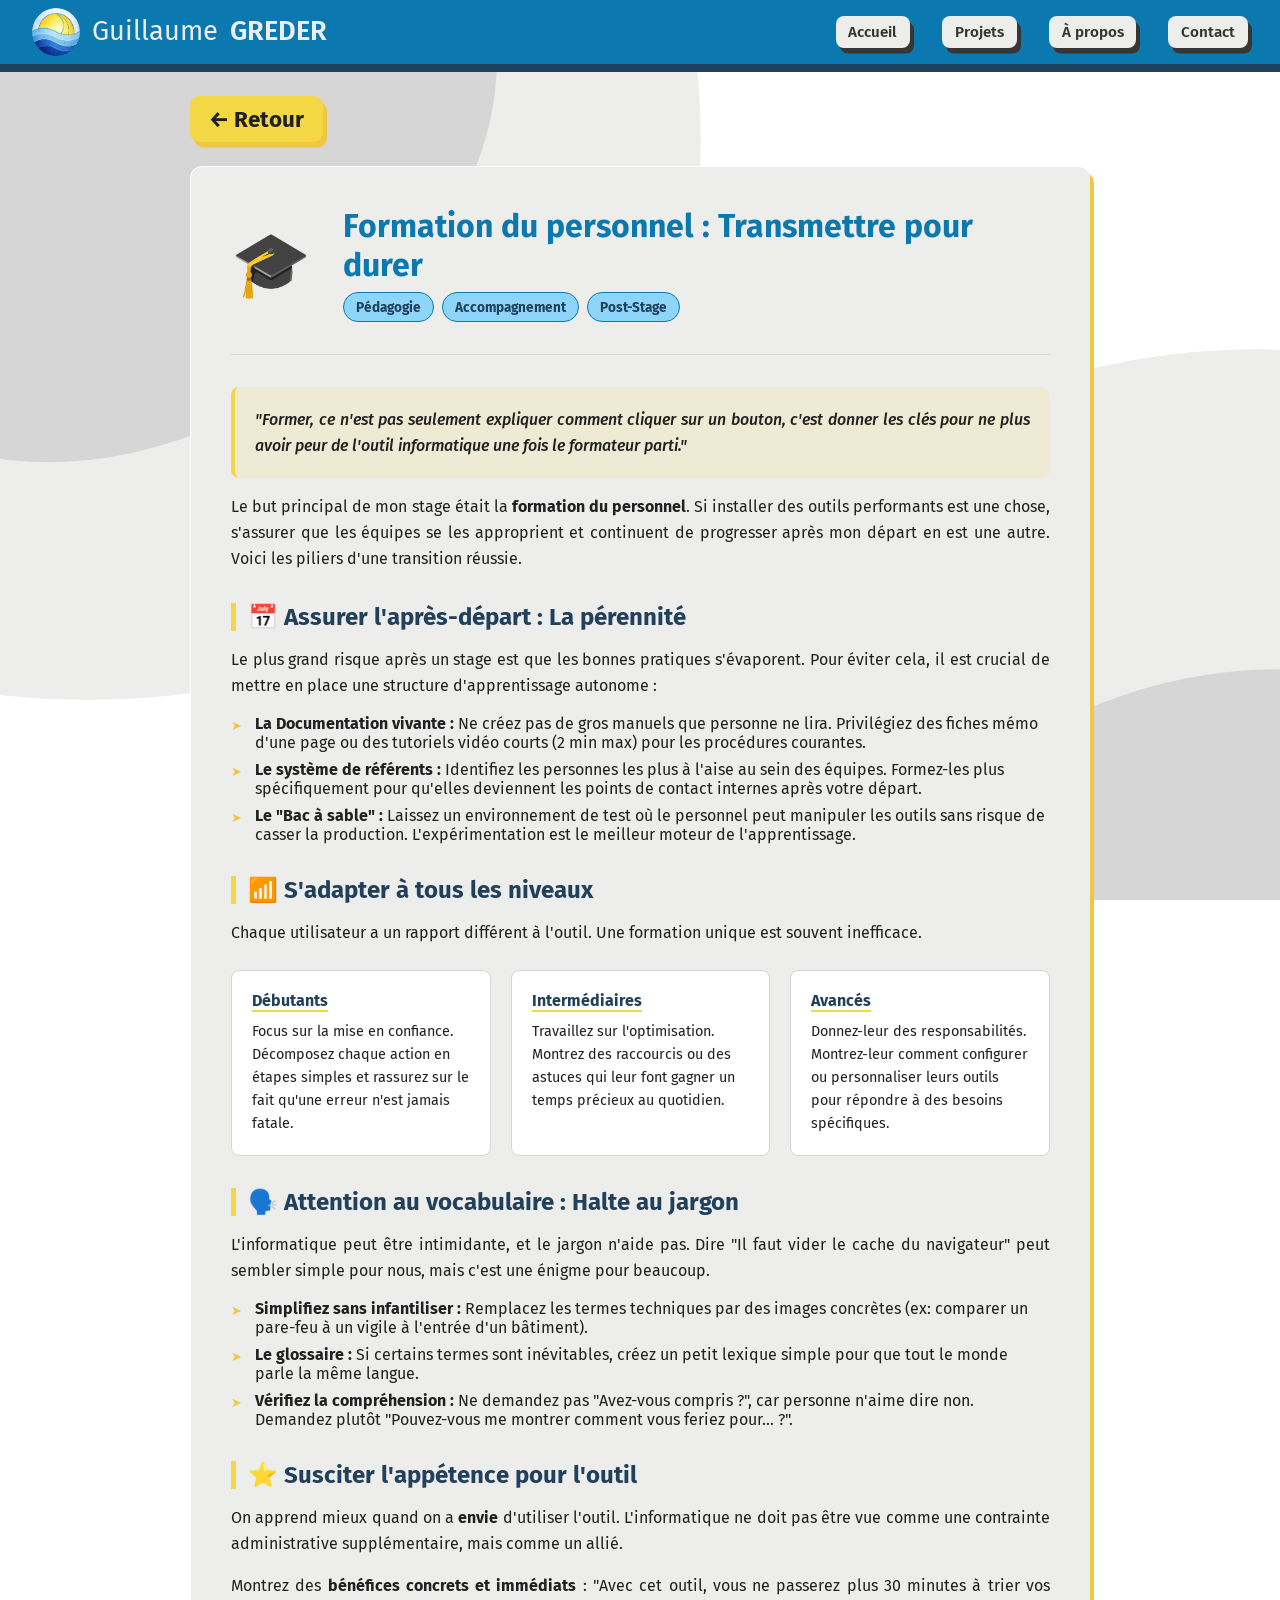
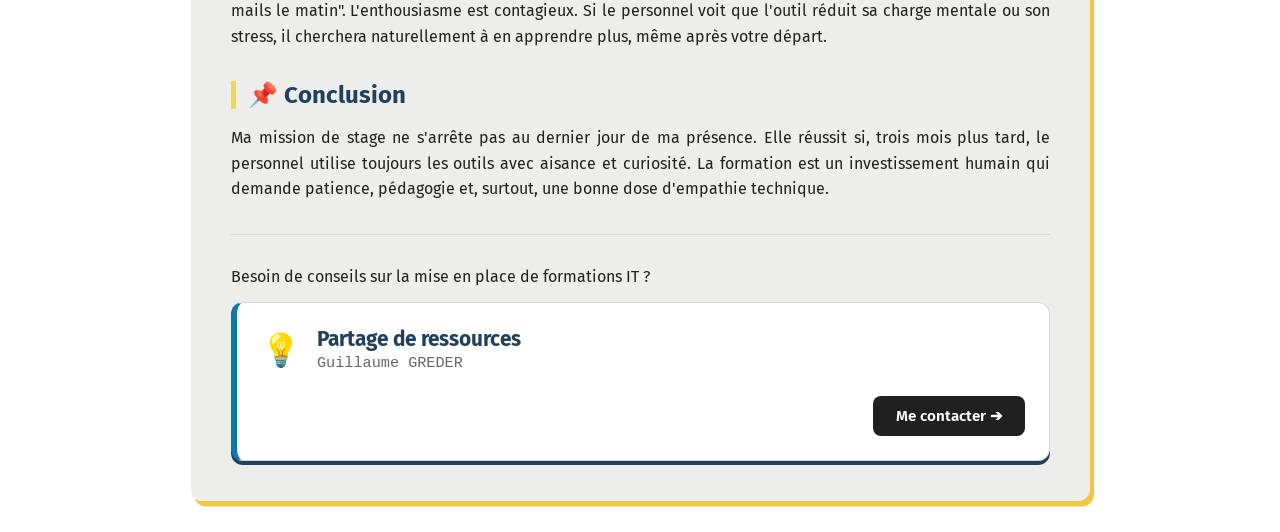
<file: a-formation.html>
<!doctype html>
<html lang="fr">
<head>
  <meta charset="utf-8">
  <meta name="viewport" content="width=device-width, initial-scale=1">
  <title>Formation IT : Transmettre Durable — Guillaume Greder</title>
  <link rel="icon" type="image/x-icon" href="assets/icons/favicon.ico">
  <link rel="stylesheet" href="styles/main.css">
  <link rel="preconnect" href="https://fonts.googleapis.com">
  <link rel="preconnect" href="https://fonts.gstatic.com" crossorigin>
  <link href="https://fonts.googleapis.com/css2?family=Fira+Sans:wght@300;400;500;600;700&display=swap" rel="stylesheet">
</head>

<body>
  <!-- Fond animé -->
  <svg preserveAspectRatio="xMidYMid slice" viewBox="10 10 80 80" aria-hidden="true">
     <defs>
      <style>
        @keyframes rotate { from { transform: rotate(0deg); } to { transform: rotate(360deg); } }
        .out-top { animation: rotate 120s linear infinite; transform-origin: 13px 25px; }
        .in-top { animation: rotate 60s linear infinite; transform-origin: 13px 25px; }
        .out-bottom { animation: rotate 150s linear infinite; transform-origin: 84px 93px; }
        .in-bottom { animation: rotate 90s linear infinite; transform-origin: 84px 93px; }
      </style>
    </defs>
    <path fill="#ededec" class="out-top" d="M37-5C25.1-14.7,5.7-19.1-9.2-10-28.5,1.8-32.7,31.1-19.8,49c15.5,21.5,52.6,22,67.2,2.3C59.4,35,53.7,8.5,37-5Z" />
    <path fill="#d6d6d6" class="in-top" d="M20.6,4.1C11.6,1.5-1.9,2.5-8,11.2-16.3,23.1-8.2,45.6,7.4,50S42.1,38.9,41,24.5C40.2,14.1,29.4,6.6,20.6,4.1Z" />
    <path fill="#ededec" class="out-bottom" d="M105.9,48.6c-12.4-8.2-29.3-4.8-39.4.8-23.4,12.8-37.7,51.9-19.1,74.1s63.9,15.3,76-5.6c7.6-13.3,1.8-31.1-2.3-43.8C117.6,63.3,114.7,54.3,105.9,48.6Z" />
    <path fill="#d6d6d6" class="in-bottom" d="M102,67.1c-9.6-6.1-22-3.1-29.5,2-15.4,10.7-19.6,37.5-7.6,47.8s35.9,3.9,44.5-12.5C115.5,92.6,113.9,74.6,102,67.1Z" />
  </svg>

  <div class="grain">
    
    <header class="navbar">
      <img src="assets/images/PP-blank.png" alt="Photo de profil" class="pp">
      <a href="index.html" class="firstname">Guillaume</a>
      <a href="index.html" class="lastname">GREDER</a>
      <button class="menu-toggle" type="button" aria-label="Ouvrir le menu">☰</button>
      <nav id="primary-nav" class="nav">
        <ul>
          <li><a href="index.html">Accueil</a></li>
          <li><a href="index.html#projets">Projets</a></li>
          <li><a href="about.html">À propos</a></li>
          <li><a href="contact.html">Contact</a></li>
        </ul>
      </nav>
    </header>

    <main class="main-content">
      
      <div class="project-page-container">
        
        <a href="index.html#about" class="projects-title btn-yellow">← Retour</a>

        <article class="project-detail theme-yellow">

          <header class="project-header">
            <div style="font-size: 4rem;">🎓</div>
            <div class="project-meta">
              <h1>Formation du personnel : Transmettre pour durer</h1>
              <div class="card-tags">
                <span class="badge">Pédagogie</span>
                <span class="badge">Accompagnement</span>
                <span class="badge">Post-Stage</span>
              </div>
            </div>
          </header>

          <hr class="divider">

          <section class="project-body">

            <p class="intro-quote">
              <em>"Former, ce n'est pas seulement expliquer comment cliquer sur un bouton, c'est donner les clés pour ne plus avoir peur de l'outil informatique une fois le formateur parti."</em>
            </p>
            
            <p>
              Le but principal de mon stage était la <strong>formation du personnel</strong>. Si installer des outils performants est une chose, s'assurer que les équipes se les approprient et continuent de progresser après mon départ en est une autre. Voici les piliers d'une transition réussie.
            </p>

            <h2>📅 Assurer l'après-départ : La pérennité</h2>
            <p>
              Le plus grand risque après un stage est que les bonnes pratiques s'évaporent. Pour éviter cela, il est crucial de mettre en place une structure d'apprentissage autonome :
            </p>
            <ul class="tech-list">
              <li><strong>La Documentation vivante :</strong> Ne créez pas de gros manuels que personne ne lira. Privilégiez des fiches mémo d'une page ou des tutoriels vidéo courts (2 min max) pour les procédures courantes.</li>
              <li><strong>Le système de référents :</strong> Identifiez les personnes les plus à l'aise au sein des équipes. Formez-les plus spécifiquement pour qu'elles deviennent les points de contact internes après votre départ.</li>
              <li><strong>Le "Bac à sable" :</strong> Laissez un environnement de test où le personnel peut manipuler les outils sans risque de casser la production. L'expérimentation est le meilleur moteur de l'apprentissage.</li>
            </ul>

            <h2>📶 S'adapter à tous les niveaux</h2>
            <p>
              Chaque utilisateur a un rapport différent à l'outil. Une formation unique est souvent inefficace.
            </p>
            <div class="tech-grid">
              <div class="tech-item">
                <h3>Débutants</h3>
                <p>Focus sur la mise en confiance. Décomposez chaque action en étapes simples et rassurez sur le fait qu'une erreur n'est jamais fatale.</p>
              </div>
              <div class="tech-item">
                <h3>Intermédiaires</h3>
                <p>Travaillez sur l'optimisation. Montrez des raccourcis ou des astuces qui leur font gagner un temps précieux au quotidien.</p>
              </div>
              <div class="tech-item">
                <h3>Avancés</h3>
                <p>Donnez-leur des responsabilités. Montrez-leur comment configurer ou personnaliser leurs outils pour répondre à des besoins spécifiques.</p>
              </div>
            </div>

            <h2>🗣️ Attention au vocabulaire : Halte au jargon</h2>
            <p>
              L'informatique peut être intimidante, et le jargon n'aide pas. Dire "Il faut vider le cache du navigateur" peut sembler simple pour nous, mais c'est une énigme pour beaucoup.
            </p>
            <ul class="tech-list">
              <li><strong>Simplifiez sans infantiliser :</strong> Remplacez les termes techniques par des images concrètes (ex: comparer un pare-feu à un vigile à l'entrée d'un bâtiment).</li>
              <li><strong>Le glossaire :</strong> Si certains termes sont inévitables, créez un petit lexique simple pour que tout le monde parle la même langue.</li>
              <li><strong>Vérifiez la compréhension :</strong> Ne demandez pas "Avez-vous compris ?", car personne n'aime dire non. Demandez plutôt "Pouvez-vous me montrer comment vous feriez pour... ?".</li>
            </ul>

            <h2>⭐ Susciter l'appétence pour l'outil</h2>
            <p>
              On apprend mieux quand on a <strong>envie</strong> d'utiliser l'outil. L'informatique ne doit pas être vue comme une contrainte administrative supplémentaire, mais comme un allié.
            </p>
            <p>
              Montrez des <strong>bénéfices concrets et immédiats</strong> : "Avec cet outil, vous ne passerez plus 30 minutes à trier vos mails le matin". L'enthousiasme est contagieux. Si le personnel voit que l'outil réduit sa charge mentale ou son stress, il cherchera naturellement à en apprendre plus, même après votre départ.
            </p>

            <h2>📌 Conclusion</h2>
            <p>
              Ma mission de stage ne s'arrête pas au dernier jour de ma présence. Elle réussit si, trois mois plus tard, le personnel utilise toujours les outils avec aisance et curiosité. La formation est un investissement humain qui demande patience, pédagogie et, surtout, une bonne dose d'empathie technique.
            </p>

          </section>

          <hr class="divider">

          <section class="github-section">
            <p>Besoin de conseils sur la mise en place de formations IT ?</p>
            <div class="github-card">
              <div class="gh-header">
                <div style="font-size: 2rem;">💡</div>
                <div class="gh-info">
                  <h3>Partage de ressources</h3>
                  <span class="gh-author">Guillaume GREDER</span>
                </div>
              </div>
              <div class="gh-actions">
                <a href="contact.html" class="gh-btn">Me contacter ➔</a>
              </div>
            </div>
          </section>

        </article>
      </div>

    </main>
  </div>
  <script src="scripts/main.js"></script>
</body>
</html>
</file>
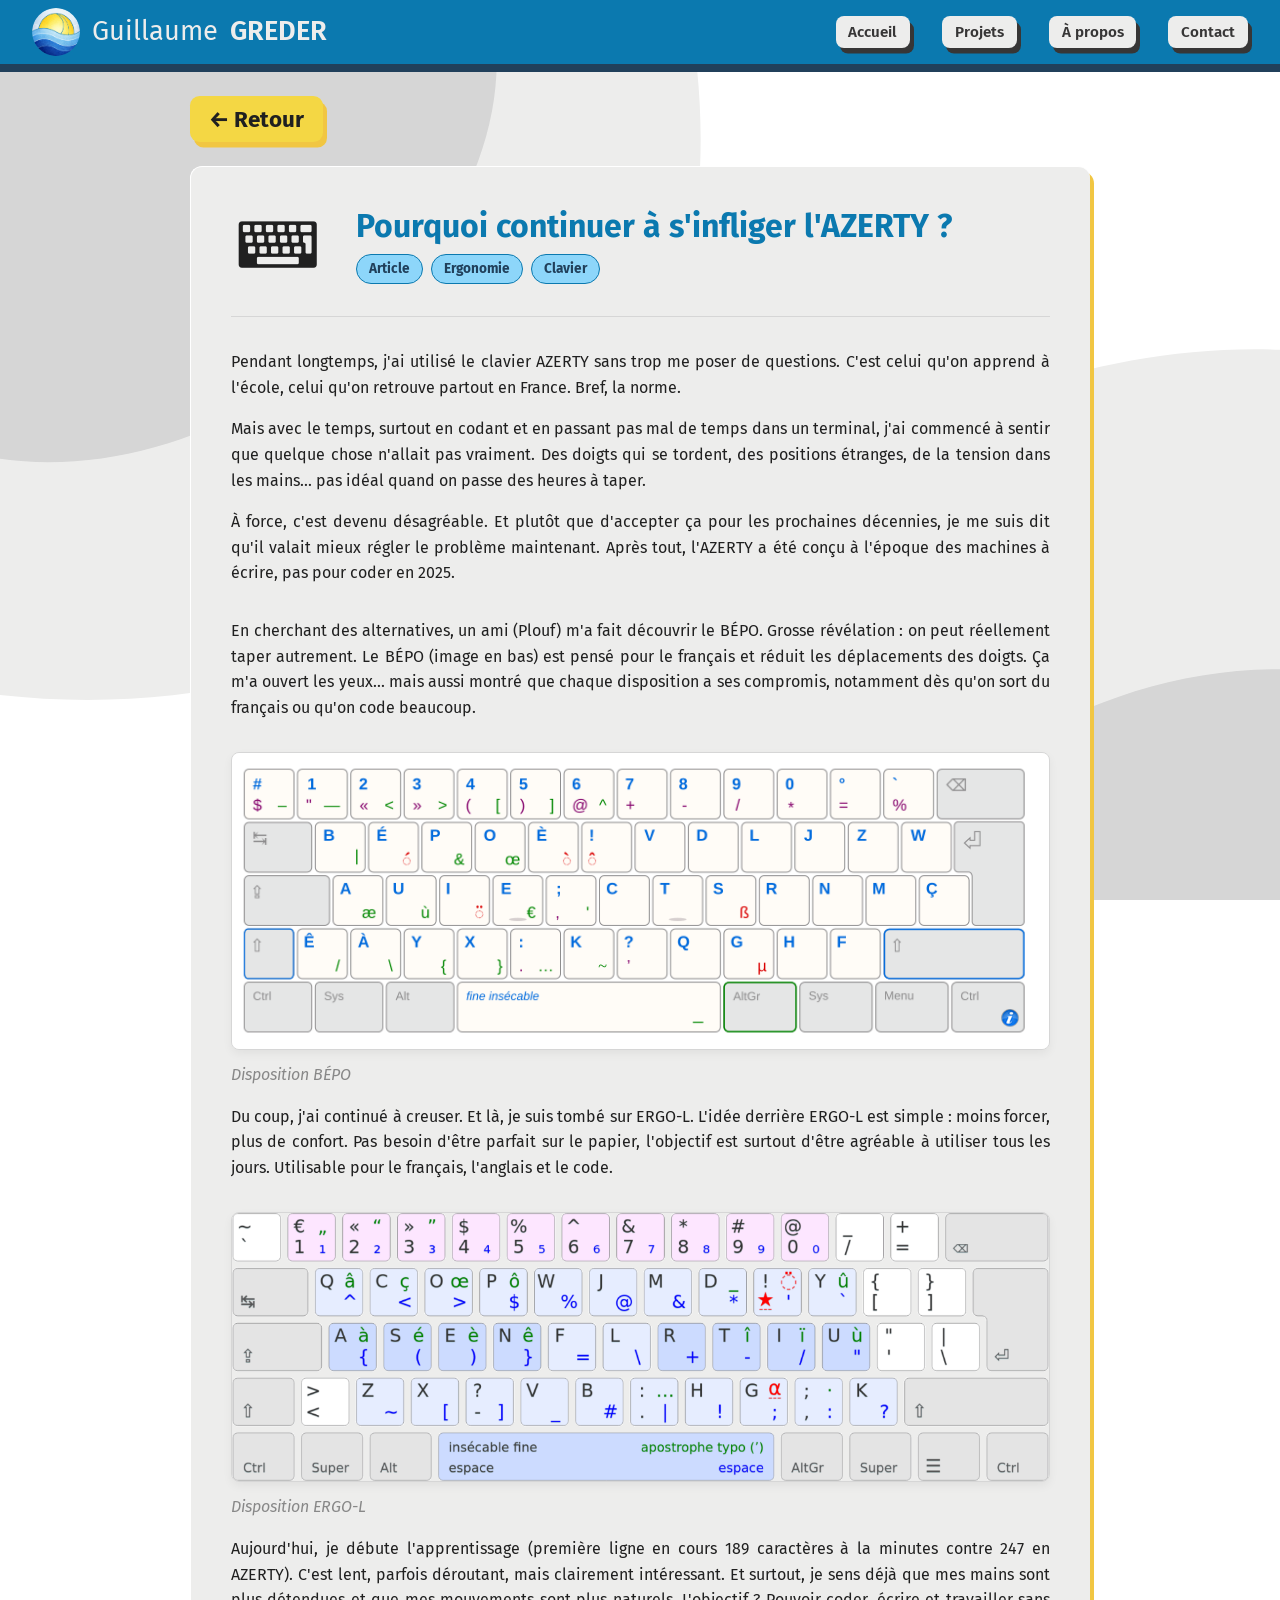
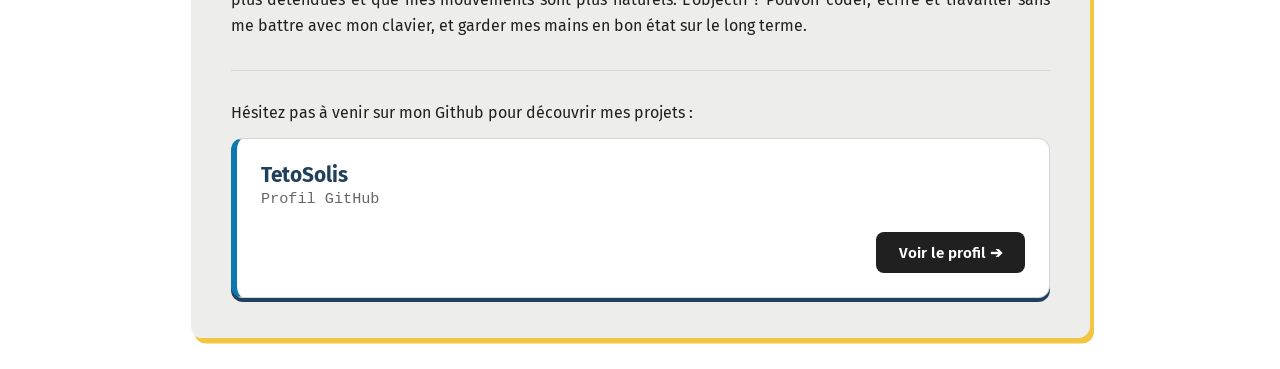
<file: a-key.html>
<!doctype html>
<html lang="fr">
<head>
  <meta charset="utf-8">
  <meta name="viewport" content="width=device-width, initial-scale=1">
  <title>AZERTY vs ERGO-L — Guillaume Greder</title>
  <link rel="icon" type="image/x-icon" href="assets/icons/favicon.ico">
  <link rel="stylesheet" href="styles/main.css">
  <link rel="preconnect" href="https://fonts.googleapis.com">
  <link rel="preconnect" href="https://fonts.gstatic.com" crossorigin>
  <link href="https://fonts.googleapis.com/css2?family=Fira+Sans:wght@300;400;500;600;700&display=swap" rel="stylesheet">
</head>

<body>
  <svg preserveAspectRatio="xMidYMid slice" viewBox="10 10 80 80" aria-hidden="true">
     <defs>
      <style>
        @keyframes rotate { from { transform: rotate(0deg); } to { transform: rotate(360deg); } }
        .out-top { animation: rotate 120s linear infinite; transform-origin: 13px 25px; }
        .in-top { animation: rotate 60s linear infinite; transform-origin: 13px 25px; }
        .out-bottom { animation: rotate 150s linear infinite; transform-origin: 84px 93px; }
        .in-bottom { animation: rotate 90s linear infinite; transform-origin: 84px 93px; }
      </style>
    </defs>
    <path fill="#ededec" class="out-top" d="M37-5C25.1-14.7,5.7-19.1-9.2-10-28.5,1.8-32.7,31.1-19.8,49c15.5,21.5,52.6,22,67.2,2.3C59.4,35,53.7,8.5,37-5Z" />
    <path fill="#d6d6d6" class="in-top" d="M20.6,4.1C11.6,1.5-1.9,2.5-8,11.2-16.3,23.1-8.2,45.6,7.4,50S42.1,38.9,41,24.5C40.2,14.1,29.4,6.6,20.6,4.1Z" />
    <path fill="#ededec" class="out-bottom" d="M105.9,48.6c-12.4-8.2-29.3-4.8-39.4.8-23.4,12.8-37.7,51.9-19.1,74.1s63.9,15.3,76-5.6c7.6-13.3,1.8-31.1-2.3-43.8C117.6,63.3,114.7,54.3,105.9,48.6Z" />
    <path fill="#d6d6d6" class="in-bottom" d="M102,67.1c-9.6-6.1-22-3.1-29.5,2-15.4,10.7-19.6,37.5-7.6,47.8s35.9,3.9,44.5-12.5C115.5,92.6,113.9,74.6,102,67.1Z" />
  </svg>

  <div class="grain">
    
    <header class="navbar">
      <img src="assets/images/PP-blank.png" alt="Photo de profil" class="pp">
      <a href="index.html" class="firstname">Guillaume</a>
      <a href="index.html" class="lastname">GREDER</a>
      <button class="menu-toggle" type="button" aria-label="Ouvrir le menu">☰</button>
       <nav id="primary-nav" class="nav" aria-label="Navigation principale">
        <ul>
          <li><a href="index.html#accueil">Accueil</a></li>
          <li><a href="index.html#projets">Projets</a></li>
          <li><a href="index.html#about">À propos</a></li>
          <li><a href="index.html#contact">Contact</a></li>
        </ul>
      </nav>
    </header>

    <main class="main-content">
      
      <div class="project-page-container">
        
        <a href="index.html#projets" class="projects-title btn-yellow">← Retour</a>

        <article class="project-detail theme-yellow">

          <header class="project-header">
            <div style="font-size: 4rem;">⌨️</div>
            <div class="project-meta">
              <h1>Pourquoi continuer à s'infliger l'AZERTY ?</h1>
              <div class="card-tags">
                <span class="badge">Article</span>
                <span class="badge">Ergonomie</span>
                <span class="badge">Clavier</span>
              </div>
            </div>
          </header>

          <hr class="divider">

          <section class="project-body">
            
            <p>
              Pendant longtemps, j'ai utilisé le clavier AZERTY sans trop me poser de questions. C'est celui qu'on apprend à l'école, celui qu'on retrouve partout en France. Bref, la norme.
            </p>

            <p>
              Mais avec le temps, surtout en codant et en passant pas mal de temps dans un terminal, j'ai commencé à sentir que quelque chose n'allait pas vraiment. Des doigts qui se tordent, des positions étranges, de la tension dans les mains... pas idéal quand on passe des heures à taper.
            </p>

            <p>
              À force, c'est devenu désagréable. Et plutôt que d'accepter ça pour les prochaines décennies, je me suis dit qu'il valait mieux régler le problème maintenant. Après tout, l'AZERTY a été conçu à l'époque des machines à écrire, pas pour coder en 2025.
            </p>

            <div class="project-gallery">
                </div>

            <p>
              En cherchant des alternatives, un ami (Plouf) m'a fait découvrir le BÉPO. Grosse révélation : on peut réellement taper autrement. Le BÉPO (image en bas) est pensé pour le français et réduit les déplacements des doigts. Ça m'a ouvert les yeux... mais aussi montré que chaque disposition a ses compromis, notamment dès qu'on sort du français ou qu'on code beaucoup.
            </p>

            <div class="project-gallery">
               <img src="assets/images/p-key-1.png" alt="Disposition Clavier BÉPO">
               <p class="caption">Disposition BÉPO</p>
            </div>

            <p>
              Du coup, j'ai continué à creuser. Et là, je suis tombé sur ERGO-L. L'idée derrière ERGO-L est simple : moins forcer, plus de confort. Pas besoin d'être parfait sur le papier, l'objectif est surtout d'être agréable à utiliser tous les jours. Utilisable pour le français, l'anglais et le code.
            </p>

            <div class="project-gallery">
               <img src="assets/images/p-key-2.png" alt="Disposition Clavier ERGO-L">
               <p class="caption">Disposition ERGO-L</p>
            </div>

            <p>
              Aujourd'hui, je débute l'apprentissage (première ligne en cours 189 caractères à la minutes contre 247 en AZERTY). C'est lent, parfois déroutant, mais clairement intéressant. Et surtout, je sens déjà que mes mains sont plus détendues et que mes mouvements sont plus naturels. L'objectif ? Pouvoir coder, écrire et travailler sans me battre avec mon clavier, et garder mes mains en bon état sur le long terme.
            </p>

          </section>

          <hr class="divider">

          <section class="github-section">
            <p>Hésitez pas à venir sur mon Github pour découvrir mes projets :</p>
            <div class="github-card">
              <div class="gh-header">
                <div class="gh-info">
                  <h3>TetoSolis</h3>
                  <span class="gh-author">Profil GitHub</span>
                </div>
              </div>
              <div class="gh-actions">
                <a href="https://github.com/TetoSolis" target="_blank" class="gh-btn">Voir le profil ➔</a>
              </div>
            </div>
          </section>

        </article>
      </div>

    </main>
  </div>
  <script src="scripts/main.js"></script>
</body>
</html>
</file>
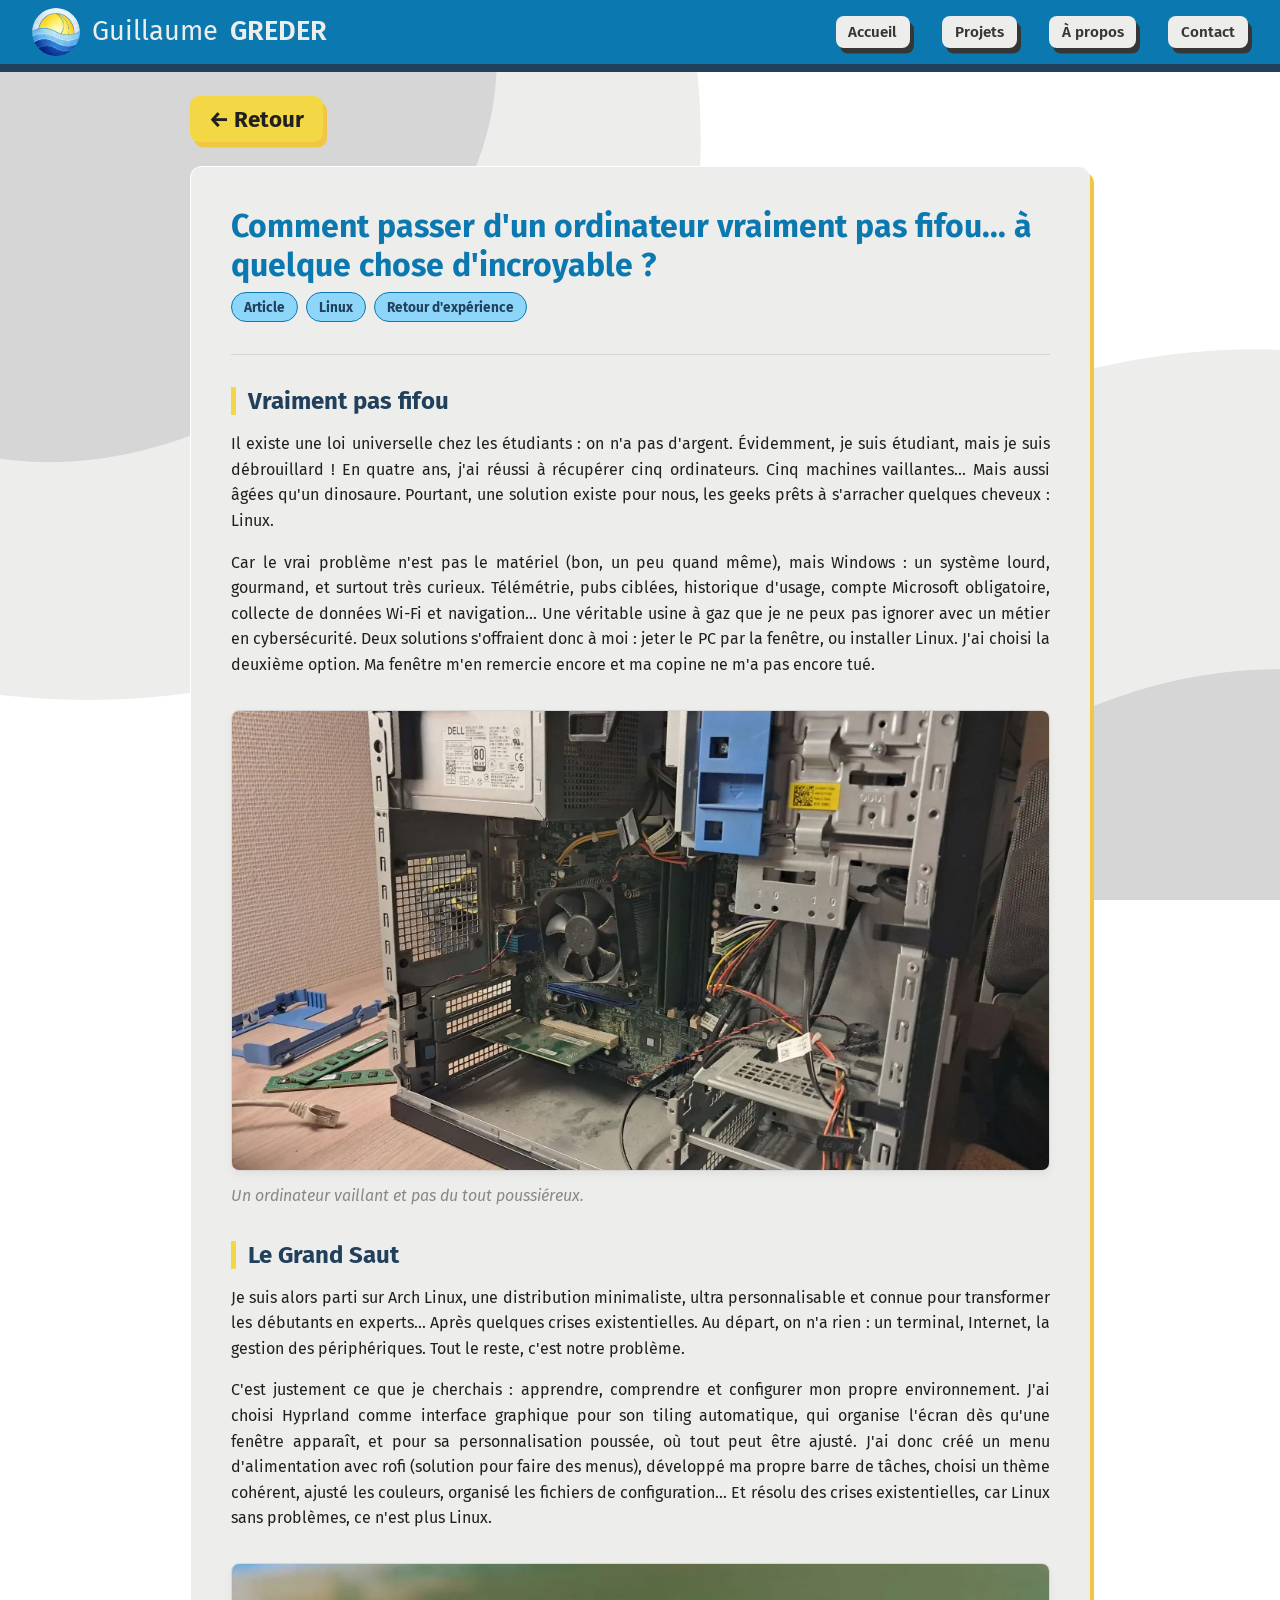
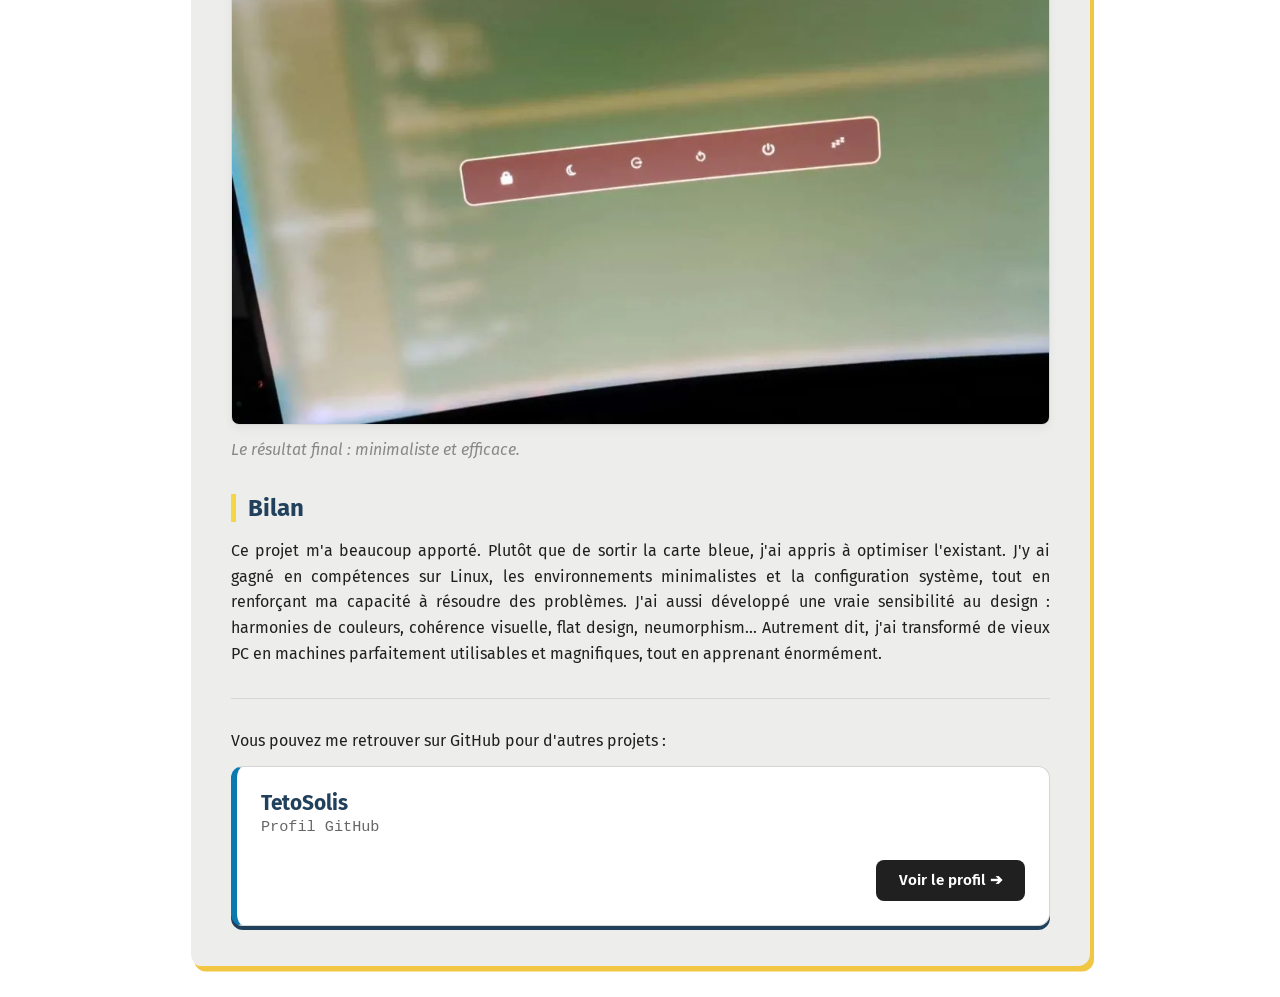
<file: a-linux.html>
<!doctype html>
<html lang="fr">
<head>
  <meta charset="utf-8">
  <meta name="viewport" content="width=device-width, initial-scale=1">
  <title>De l'ordinateur lent à l'incroyable — Guillaume Greder</title>
  <link rel="icon" type="image/x-icon" href="assets/icons/favicon.ico">
  <link rel="stylesheet" href="styles/main.css">
  <link rel="preconnect" href="https://fonts.googleapis.com">
  <link rel="preconnect" href="https://fonts.gstatic.com" crossorigin>
  <link href="https://fonts.googleapis.com/css2?family=Fira+Sans:wght@300;400;500;600;700&display=swap" rel="stylesheet">
</head>

<body>
  <svg preserveAspectRatio="xMidYMid slice" viewBox="10 10 80 80" aria-hidden="true">
     <defs>
      <style>
        @keyframes rotate { from { transform: rotate(0deg); } to { transform: rotate(360deg); } }
        .out-top { animation: rotate 120s linear infinite; transform-origin: 13px 25px; }
        .in-top { animation: rotate 60s linear infinite; transform-origin: 13px 25px; }
        .out-bottom { animation: rotate 150s linear infinite; transform-origin: 84px 93px; }
        .in-bottom { animation: rotate 90s linear infinite; transform-origin: 84px 93px; }
      </style>
    </defs>
    <path fill="#ededec" class="out-top" d="M37-5C25.1-14.7,5.7-19.1-9.2-10-28.5,1.8-32.7,31.1-19.8,49c15.5,21.5,52.6,22,67.2,2.3C59.4,35,53.7,8.5,37-5Z" />
    <path fill="#d6d6d6" class="in-top" d="M20.6,4.1C11.6,1.5-1.9,2.5-8,11.2-16.3,23.1-8.2,45.6,7.4,50S42.1,38.9,41,24.5C40.2,14.1,29.4,6.6,20.6,4.1Z" />
    <path fill="#ededec" class="out-bottom" d="M105.9,48.6c-12.4-8.2-29.3-4.8-39.4.8-23.4,12.8-37.7,51.9-19.1,74.1s63.9,15.3,76-5.6c7.6-13.3,1.8-31.1-2.3-43.8C117.6,63.3,114.7,54.3,105.9,48.6Z" />
    <path fill="#d6d6d6" class="in-bottom" d="M102,67.1c-9.6-6.1-22-3.1-29.5,2-15.4,10.7-19.6,37.5-7.6,47.8s35.9,3.9,44.5-12.5C115.5,92.6,113.9,74.6,102,67.1Z" />
  </svg>

  <div class="grain">
    
    <header class="navbar">
      <img src="assets/images/PP-blank.png" alt="Photo de profil" class="pp">
      <a href="index.html" class="firstname">Guillaume</a>
      <a href="index.html" class="lastname">GREDER</a>
      <button class="menu-toggle" type="button" aria-label="Ouvrir le menu">☰</button>
       <nav id="primary-nav" class="nav" aria-label="Navigation principale">
        <ul>
          <li><a href="index.html#accueil">Accueil</a></li>
          <li><a href="index.html#projets">Projets</a></li>
          <li><a href="index.html#about">À propos</a></li>
          <li><a href="index.html#contact">Contact</a></li>
        </ul>
      </nav>
    </header>

    <main class="main-content">
      
      <div class="project-page-container">
        
        <a href="index.html#projets" class="projects-title btn-yellow">← Retour</a>

        <article class="project-detail theme-yellow">

          <header class="project-header">
            <div class="project-meta">
              <h1>Comment passer d'un ordinateur vraiment pas fifou... à quelque chose d'incroyable ?</h1>
              <div class="card-tags">
                <span class="badge">Article</span>
                <span class="badge">Linux</span>
                <span class="badge">Retour d'expérience</span>
              </div>
            </div>
          </header>

          <hr class="divider">

          <section class="project-body">

            <h2>Vraiment pas fifou</h2>
            <p>
              Il existe une loi universelle chez les étudiants : on n'a pas d'argent. Évidemment, je suis étudiant, mais je suis débrouillard ! En quatre ans, j'ai réussi à récupérer cinq ordinateurs. Cinq machines vaillantes... Mais aussi âgées qu'un dinosaure. Pourtant, une solution existe pour nous, les geeks prêts à s'arracher quelques cheveux : Linux.
            </p>

            <p>
              Car le vrai problème n'est pas le matériel (bon, un peu quand même), mais Windows : un système lourd, gourmand, et surtout très curieux. Télémétrie, pubs ciblées, historique d'usage, compte Microsoft obligatoire, collecte de données Wi-Fi et navigation... Une véritable usine à gaz que je ne peux pas ignorer avec un métier en cybersécurité. Deux solutions s'offraient donc à moi : jeter le PC par la fenêtre, ou installer Linux. J'ai choisi la deuxième option. Ma fenêtre m'en remercie encore et ma copine ne m'a pas encore tué.
            </p>

            <div class="project-gallery">
               <img src="assets/images/p-linux-2.png" alt="Mon Ordinateur Vaillant">
               <p class="caption">Un ordinateur vaillant et pas du tout poussiéreux.</p>
            </div>

            <h2>Le Grand Saut</h2>
            <p>
              Je suis alors parti sur Arch Linux, une distribution minimaliste, ultra personnalisable et connue pour transformer les débutants en experts... Après quelques crises existentielles. Au départ, on n'a rien : un terminal, Internet, la gestion des périphériques. Tout le reste, c'est notre problème.
            </p>

            <p>
              C'est justement ce que je cherchais : apprendre, comprendre et configurer mon propre environnement. J'ai choisi Hyprland comme interface graphique pour son tiling automatique, qui organise l'écran dès qu'une fenêtre apparaît, et pour sa personnalisation poussée, où tout peut être ajusté. J'ai donc créé un menu d'alimentation avec rofi (solution pour faire des menus), développé ma propre barre de tâches, choisi un thème cohérent, ajusté les couleurs, organisé les fichiers de configuration... Et résolu des crises existentielles, car Linux sans problèmes, ce n'est plus Linux.
            </p>

            <div class="project-gallery">
               <img src="assets/images/p-linux-1.png" alt="Mon bureau Hyprland personnalisé">
               <p class="caption">Le résultat final : minimaliste et efficace.</p>
            </div>

            <h2>Bilan</h2>
            <p>
              Ce projet m'a beaucoup apporté. Plutôt que de sortir la carte bleue, j'ai appris à optimiser l'existant. J'y ai gagné en compétences sur Linux, les environnements minimalistes et la configuration système, tout en renforçant ma capacité à résoudre des problèmes. J'ai aussi développé une vraie sensibilité au design : harmonies de couleurs, cohérence visuelle, flat design, neumorphism... Autrement dit, j'ai transformé de vieux PC en machines parfaitement utilisables et magnifiques, tout en apprenant énormément.
            </p>

          </section>

          <hr class="divider">

          <section class="github-section">
            <p>Vous pouvez me retrouver sur GitHub pour d'autres projets :</p>
            <div class="github-card">
              <div class="gh-header">
                <div class="gh-info">
                  <h3>TetoSolis</h3>
                  <span class="gh-author">Profil GitHub</span>
                </div>
              </div>
              <div class="gh-actions">
                <a href="https://github.com/TetoSolis" target="_blank" class="gh-btn">Voir le profil ➔</a>
              </div>
            </div>
          </section>

        </article>
      </div>

    </main>
  </div>
  <script src="scripts/main.js"></script>
</body>
</html>
</file>
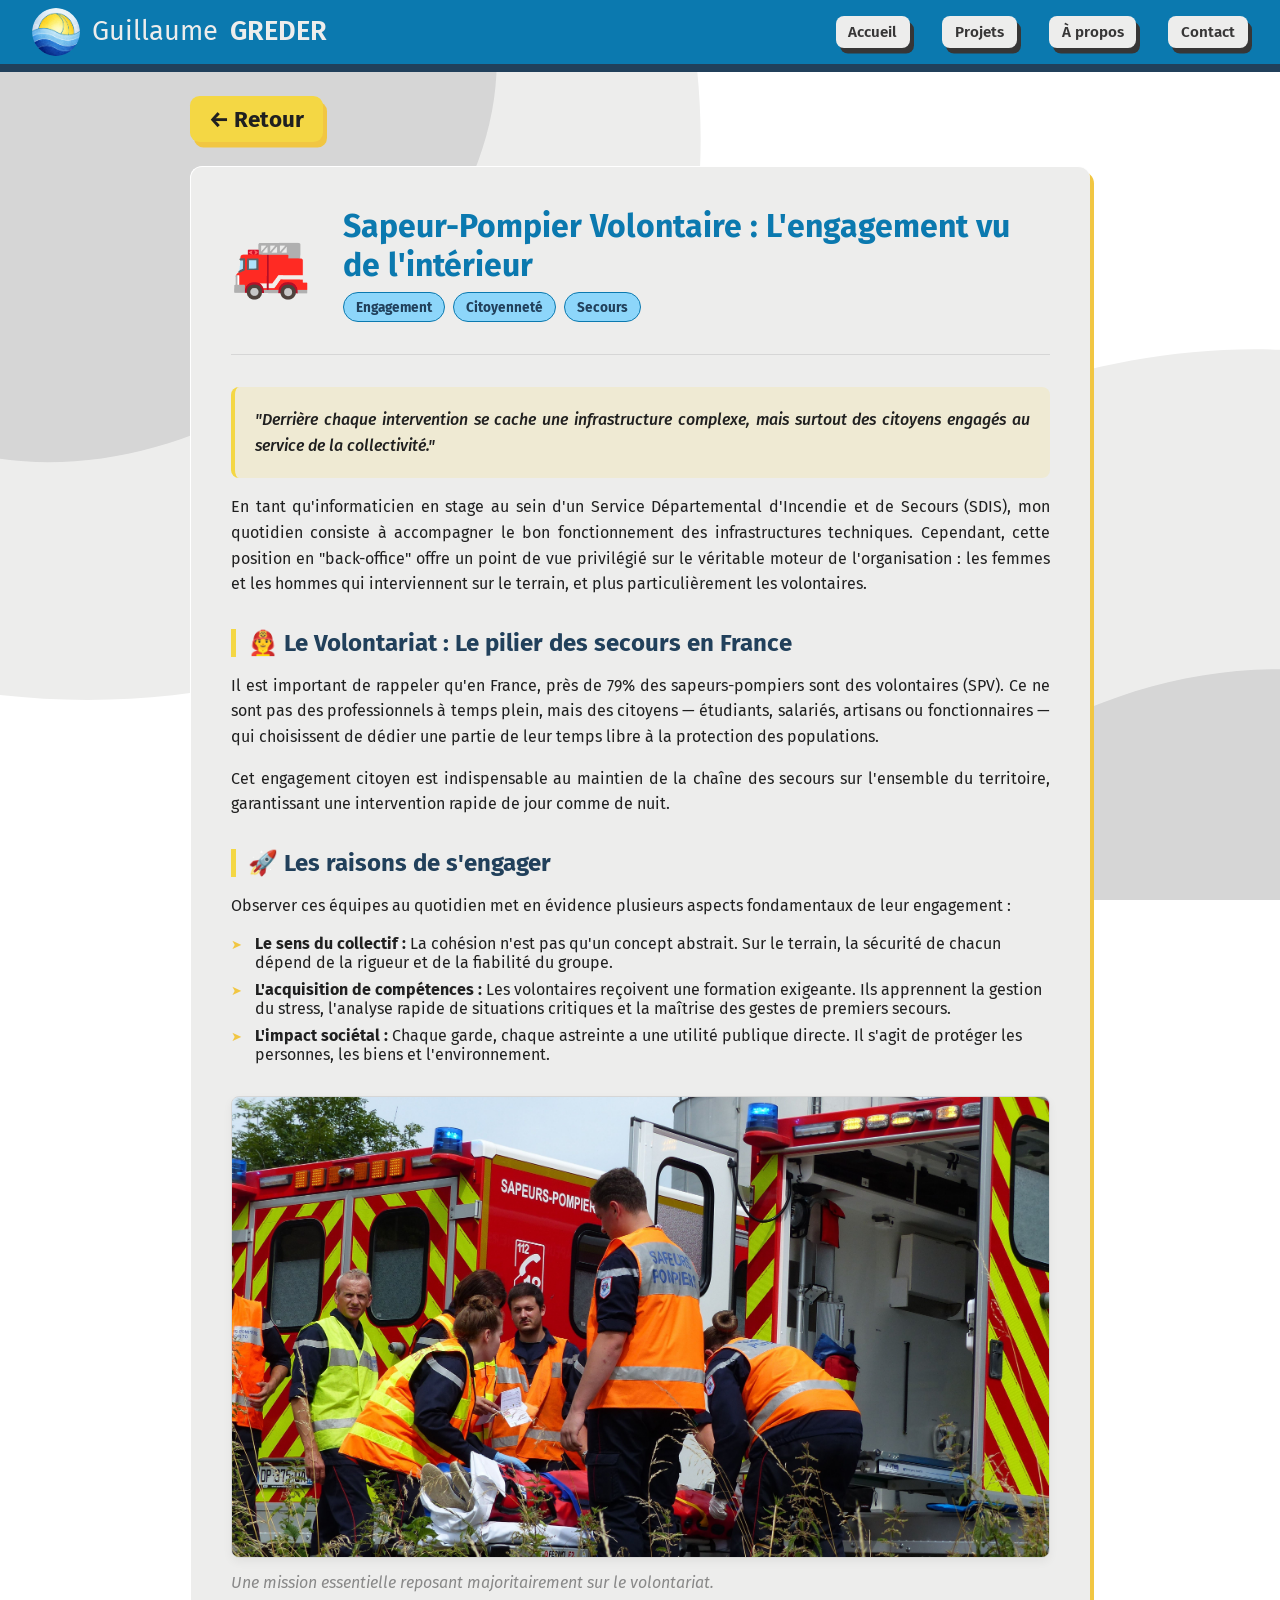
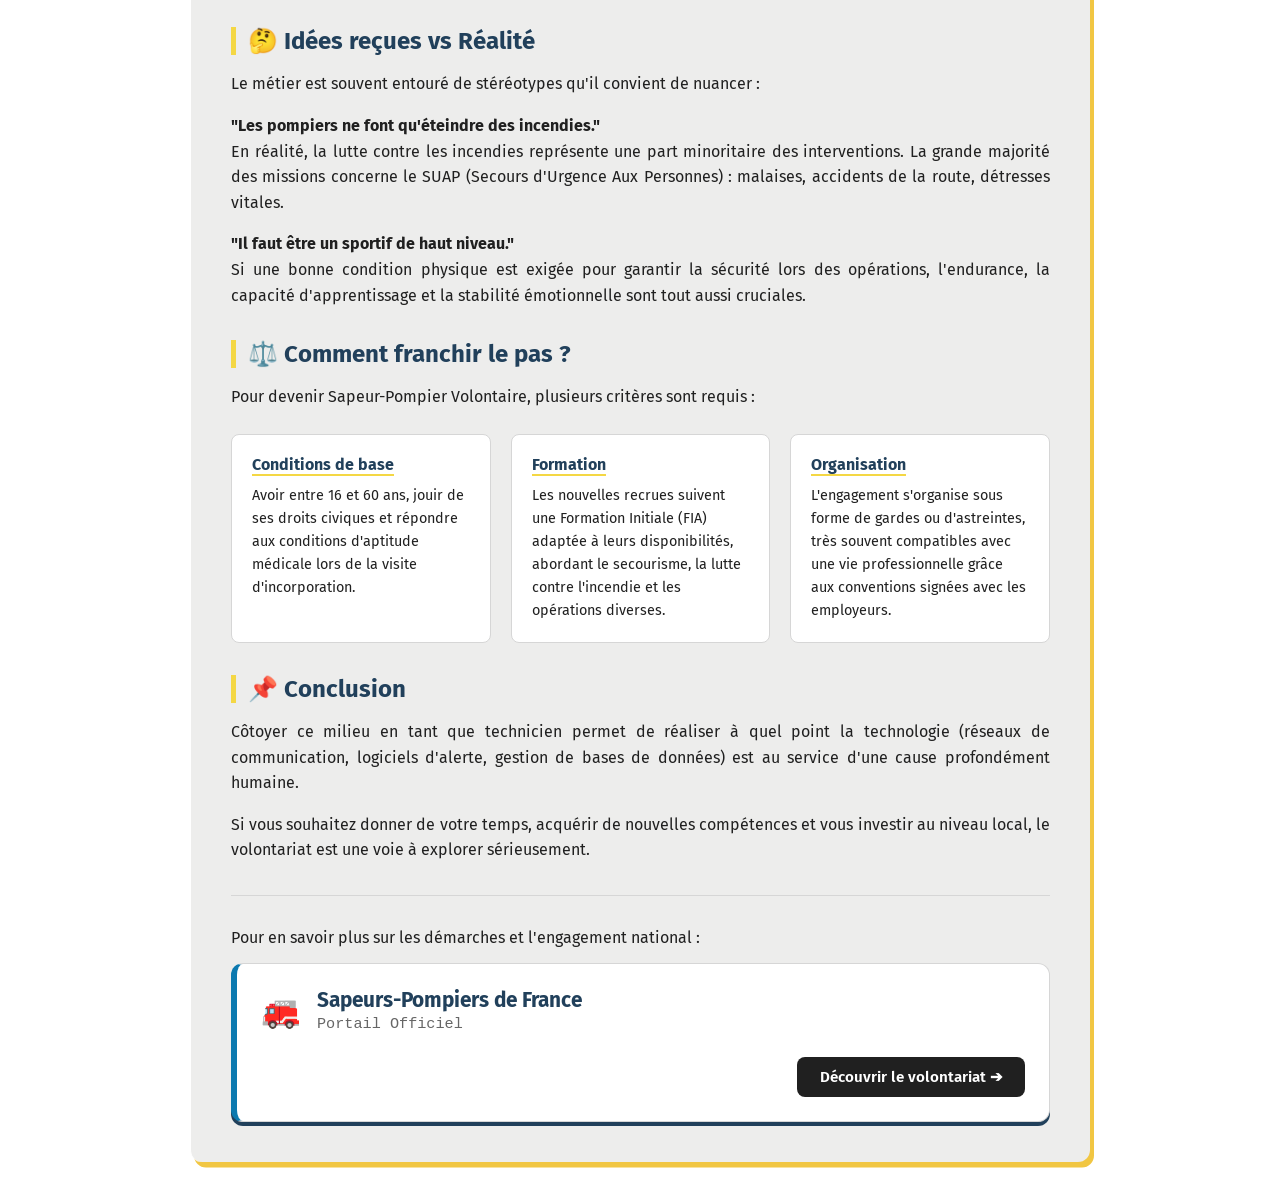
<file: a-spv.html>
<!doctype html>
<html lang="fr">
<head>
  <meta charset="utf-8">
  <meta name="viewport" content="width=device-width, initial-scale=1">
  <title>Engagement Pompier Volontaire — Guillaume Greder</title>
  <link rel="icon" type="image/x-icon" href="assets/icons/favicon.ico">
  <link rel="stylesheet" href="styles/main.css">
  <link rel="preconnect" href="https://fonts.googleapis.com">
  <link rel="preconnect" href="https://fonts.gstatic.com" crossorigin>
  <link href="https://fonts.googleapis.com/css2?family=Fira+Sans:wght@300;400;500;600;700&display=swap" rel="stylesheet">
</head>

<body>
  <svg preserveAspectRatio="xMidYMid slice" viewBox="10 10 80 80" aria-hidden="true">
     <defs>
      <style>
        @keyframes rotate { from { transform: rotate(0deg); } to { transform: rotate(360deg); } }
        .out-top { animation: rotate 120s linear infinite; transform-origin: 13px 25px; }
        .in-top { animation: rotate 60s linear infinite; transform-origin: 13px 25px; }
        .out-bottom { animation: rotate 150s linear infinite; transform-origin: 84px 93px; }
        .in-bottom { animation: rotate 90s linear infinite; transform-origin: 84px 93px; }
      </style>
    </defs>
    <path fill="#ededec" class="out-top" d="M37-5C25.1-14.7,5.7-19.1-9.2-10-28.5,1.8-32.7,31.1-19.8,49c15.5,21.5,52.6,22,67.2,2.3C59.4,35,53.7,8.5,37-5Z" />
    <path fill="#d6d6d6" class="in-top" d="M20.6,4.1C11.6,1.5-1.9,2.5-8,11.2-16.3,23.1-8.2,45.6,7.4,50S42.1,38.9,41,24.5C40.2,14.1,29.4,6.6,20.6,4.1Z" />
    <path fill="#ededec" class="out-bottom" d="M105.9,48.6c-12.4-8.2-29.3-4.8-39.4.8-23.4,12.8-37.7,51.9-19.1,74.1s63.9,15.3,76-5.6c7.6-13.3,1.8-31.1-2.3-43.8C117.6,63.3,114.7,54.3,105.9,48.6Z" />
    <path fill="#d6d6d6" class="in-bottom" d="M102,67.1c-9.6-6.1-22-3.1-29.5,2-15.4,10.7-19.6,37.5-7.6,47.8s35.9,3.9,44.5-12.5C115.5,92.6,113.9,74.6,102,67.1Z" />
  </svg>

  <div class="grain">
    
    <header class="navbar">
      <img src="assets/images/PP-blank.png" alt="Photo de profil" class="pp">
      <a href="index.html" class="firstname">Guillaume</a>
      <a href="index.html" class="lastname">GREDER</a>
      <button class="menu-toggle" type="button" aria-label="Ouvrir le menu">☰</button>
      <nav id="primary-nav" class="nav">
        <ul>
          <li><a href="index.html">Accueil</a></li>
          <li><a href="index.html#projets">Projets</a></li>
          <li><a href="about.html">À propos</a></li>
          <li><a href="contact.html">Contact</a></li>
        </ul>
      </nav>
    </header>

    <main class="main-content">
      
      <div class="project-page-container">
        
        <a href="index.html#about" class="projects-title btn-yellow">← Retour</a>

        <article class="project-detail theme-yellow">

          <header class="project-header">
            <div style="font-size: 4rem;">🚒</div>
            <div class="project-meta">
              <h1>Sapeur-Pompier Volontaire : L'engagement vu de l'intérieur</h1>
              <div class="card-tags">
                <span class="badge">Engagement</span>
                <span class="badge">Citoyenneté</span>
                <span class="badge">Secours</span>
              </div>
            </div>
          </header>

          <hr class="divider">

          <section class="project-body">

            <p class="intro-quote">
              <em>"Derrière chaque intervention se cache une infrastructure complexe, mais surtout des citoyens engagés au service de la collectivité."</em>
            </p>
            
            <p>
              En tant qu'informaticien en stage au sein d'un Service Départemental d'Incendie et de Secours (SDIS), mon quotidien consiste à accompagner le bon fonctionnement des infrastructures techniques. Cependant, cette position en "back-office" offre un point de vue privilégié sur le véritable moteur de l'organisation : les femmes et les hommes qui interviennent sur le terrain, et plus particulièrement les volontaires.
            </p>

            <h2>👨‍🚒 Le Volontariat : Le pilier des secours en France</h2>
            <p>
              Il est important de rappeler qu'en France, près de 79% des sapeurs-pompiers sont des volontaires (SPV). Ce ne sont pas des professionnels à temps plein, mais des citoyens — étudiants, salariés, artisans ou fonctionnaires — qui choisissent de dédier une partie de leur temps libre à la protection des populations.
            </p>
            <p>
              Cet engagement citoyen est indispensable au maintien de la chaîne des secours sur l'ensemble du territoire, garantissant une intervention rapide de jour comme de nuit.
            </p>

            <h2>🚀 Les raisons de s'engager</h2>
            <p>Observer ces équipes au quotidien met en évidence plusieurs aspects fondamentaux de leur engagement :</p>
            <ul class="tech-list">
              <li><strong>Le sens du collectif :</strong> La cohésion n'est pas qu'un concept abstrait. Sur le terrain, la sécurité de chacun dépend de la rigueur et de la fiabilité du groupe.</li>
              <li><strong>L'acquisition de compétences :</strong> Les volontaires reçoivent une formation exigeante. Ils apprennent la gestion du stress, l'analyse rapide de situations critiques et la maîtrise des gestes de premiers secours.</li>
              <li><strong>L'impact sociétal :</strong> Chaque garde, chaque astreinte a une utilité publique directe. Il s'agit de protéger les personnes, les biens et l'environnement.</li>
            </ul>

            <div class="project-gallery">
   <img src="assets/images/spv.png" alt="Pompiers en intervention" class="spv">
   <p class="caption">Une mission essentielle reposant majoritairement sur le volontariat.</p>
</div>

            <h2>🤔 Idées reçues vs Réalité</h2>
            <p>
              Le métier est souvent entouré de stéréotypes qu'il convient de nuancer :
            </p>
            <p>
              <strong>"Les pompiers ne font qu'éteindre des incendies."</strong> 
              <br>En réalité, la lutte contre les incendies représente une part minoritaire des interventions. La grande majorité des missions concerne le SUAP (Secours d'Urgence Aux Personnes) : malaises, accidents de la route, détresses vitales.
            </p>
            <p>
              <strong>"Il faut être un sportif de haut niveau."</strong> 
              <br>Si une bonne condition physique est exigée pour garantir la sécurité lors des opérations, l'endurance, la capacité d'apprentissage et la stabilité émotionnelle sont tout aussi cruciales.
            </p>

            <h2>⚖️ Comment franchir le pas ?</h2>
            <p>Pour devenir Sapeur-Pompier Volontaire, plusieurs critères sont requis :</p>
            <div class="tech-grid">
              <div class="tech-item">
                <h3>Conditions de base</h3>
                <p>Avoir entre 16 et 60 ans, jouir de ses droits civiques et répondre aux conditions d'aptitude médicale lors de la visite d'incorporation.</p>
              </div>
              <div class="tech-item">
                <h3>Formation</h3>
                <p>Les nouvelles recrues suivent une Formation Initiale (FIA) adaptée à leurs disponibilités, abordant le secourisme, la lutte contre l'incendie et les opérations diverses.</p>
              </div>
              <div class="tech-item">
                <h3>Organisation</h3>
                <p>L'engagement s'organise sous forme de gardes ou d'astreintes, très souvent compatibles avec une vie professionnelle grâce aux conventions signées avec les employeurs.</p>
              </div>
            </div>

            <h2>📌 Conclusion</h2>
            <p>
              Côtoyer ce milieu en tant que technicien permet de réaliser à quel point la technologie (réseaux de communication, logiciels d'alerte, gestion de bases de données) est au service d'une cause profondément humaine. 
            </p>
            <p>
              Si vous souhaitez donner de votre temps, acquérir de nouvelles compétences et vous investir au niveau local, le volontariat est une voie à explorer sérieusement.
            </p>

          </section>

          <hr class="divider">

          <section class="github-section">
            <p>Pour en savoir plus sur les démarches et l'engagement national :</p>
            <div class="github-card">
              <div class="gh-header">
                <div style="font-size: 2rem;">🚒</div>
                <div class="gh-info">
                  <h3>Sapeurs-Pompiers de France</h3>
                  <span class="gh-author">Portail Officiel</span>
                </div>
              </div>
              <div class="gh-actions">
                <a href="https://www.pompiers.fr/pompier-volontaire" target="_blank" class="gh-btn">Découvrir le volontariat ➔</a>
              </div>
            </div>
          </section>

        </article>
      </div>

    </main>
  </div>
  <script src="scripts/main.js"></script>
</body>
</html>
</file>
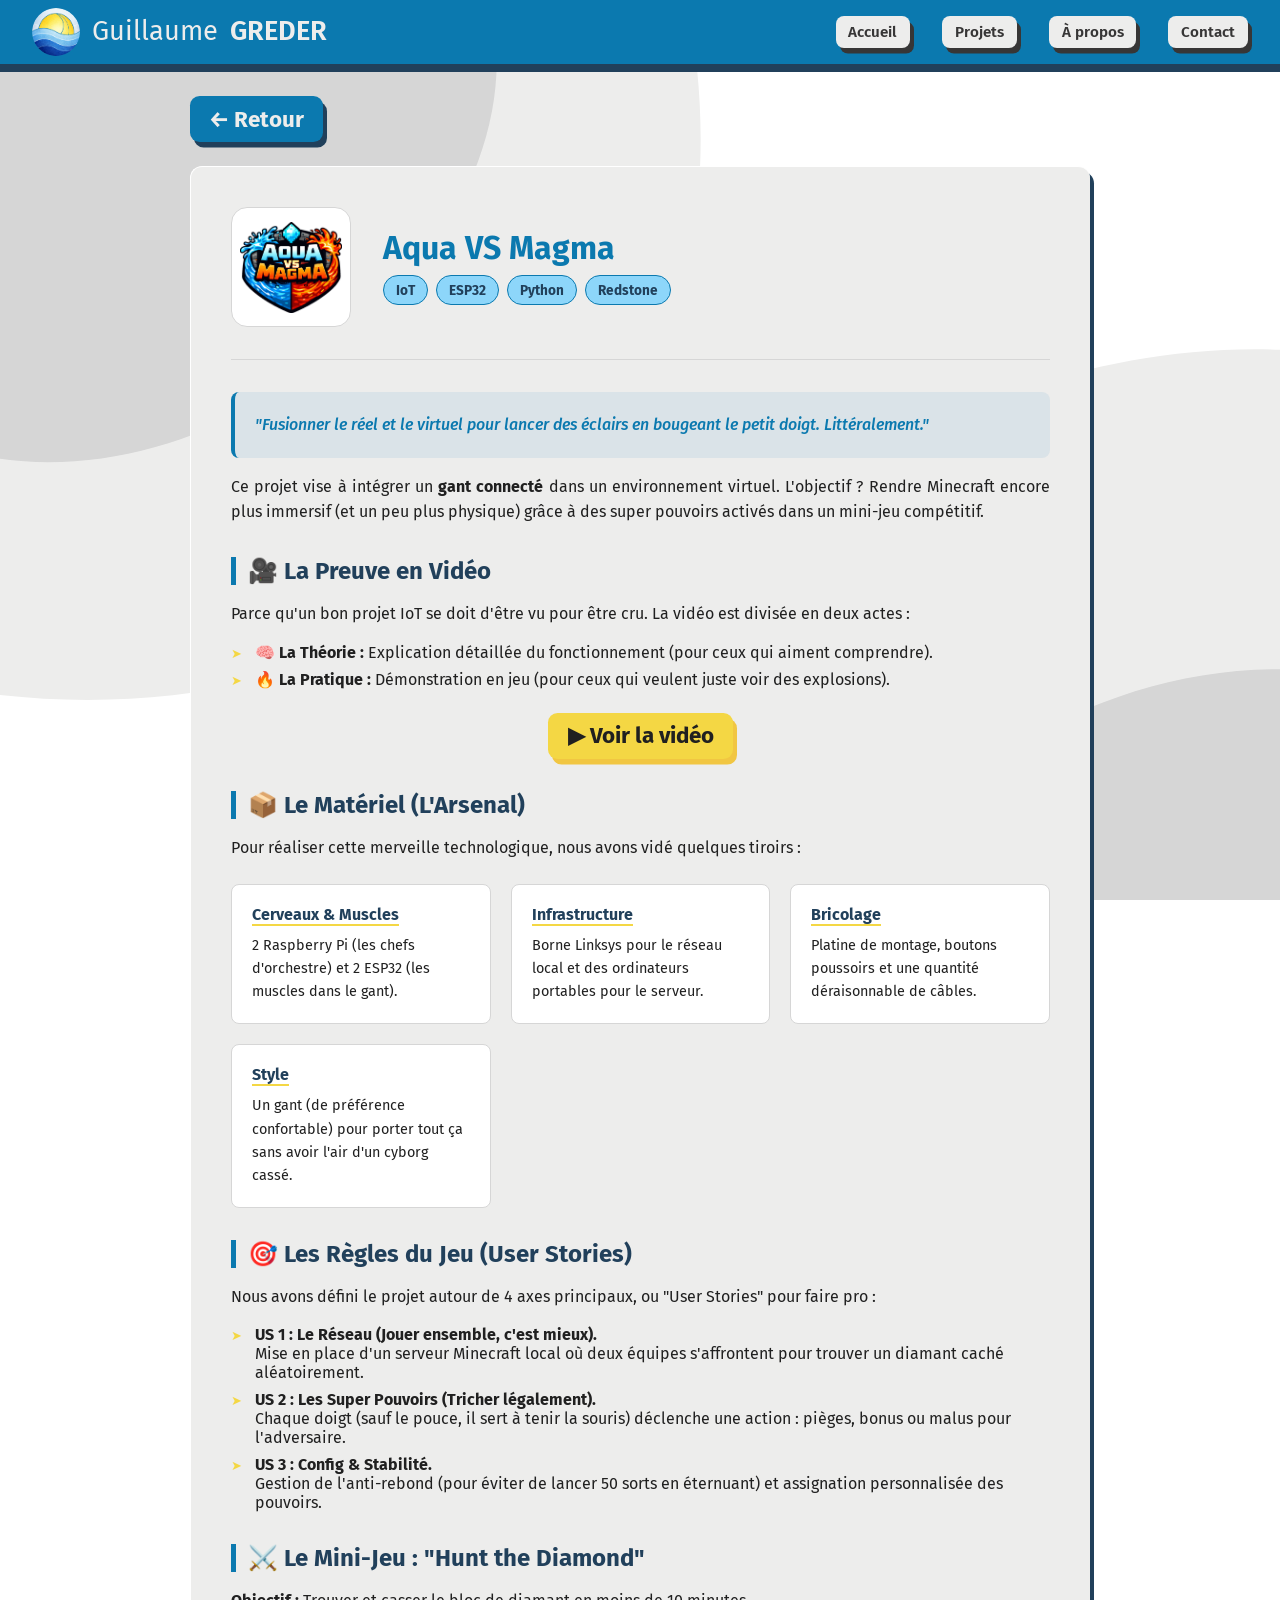
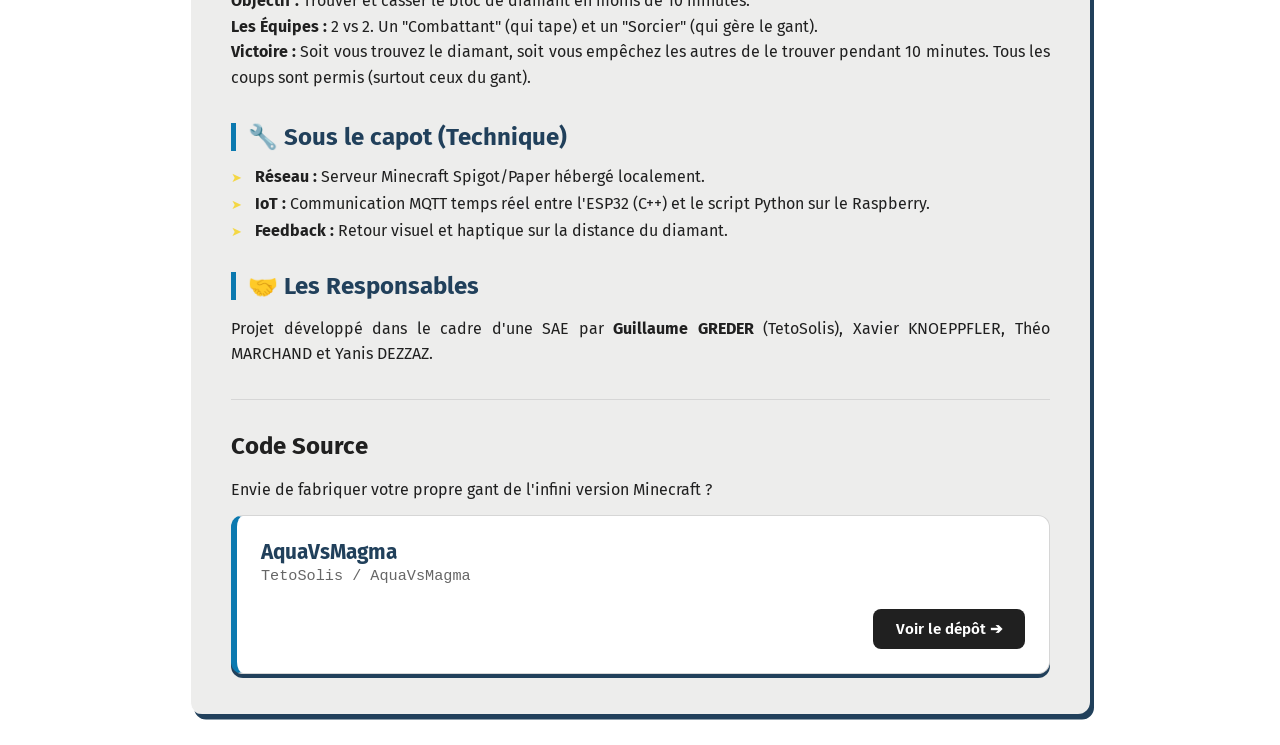
<file: p-avm.html>
<!doctype html>
<html lang="fr">
<head>
  <meta charset="utf-8">
  <meta name="viewport" content="width=device-width, initial-scale=1">
  <title>Gant Connecté Minecraft — Guillaume Greder</title>
  <link rel="icon" type="image/x-icon" href="assets/icons/favicon.ico">
  <link rel="stylesheet" href="styles/main.css">
  <link rel="preconnect" href="https://fonts.googleapis.com">
  <link rel="preconnect" href="https://fonts.gstatic.com" crossorigin>
  <link href="https://fonts.googleapis.com/css2?family=Fira+Sans:wght@300;400;500;600;700&display=swap" rel="stylesheet">
</head>

<body>
  <svg preserveAspectRatio="xMidYMid slice" viewBox="10 10 80 80" aria-hidden="true">
     <defs>
      <style>
        @keyframes rotate { from { transform: rotate(0deg); } to { transform: rotate(360deg); } }
        .out-top { animation: rotate 120s linear infinite; transform-origin: 13px 25px; }
        .in-top { animation: rotate 60s linear infinite; transform-origin: 13px 25px; }
        .out-bottom { animation: rotate 150s linear infinite; transform-origin: 84px 93px; }
        .in-bottom { animation: rotate 90s linear infinite; transform-origin: 84px 93px; }
      </style>
    </defs>
    <path fill="#ededec" class="out-top" d="M37-5C25.1-14.7,5.7-19.1-9.2-10-28.5,1.8-32.7,31.1-19.8,49c15.5,21.5,52.6,22,67.2,2.3C59.4,35,53.7,8.5,37-5Z" />
    <path fill="#d6d6d6" class="in-top" d="M20.6,4.1C11.6,1.5-1.9,2.5-8,11.2-16.3,23.1-8.2,45.6,7.4,50S42.1,38.9,41,24.5C40.2,14.1,29.4,6.6,20.6,4.1Z" />
    <path fill="#ededec" class="out-bottom" d="M105.9,48.6c-12.4-8.2-29.3-4.8-39.4.8-23.4,12.8-37.7,51.9-19.1,74.1s63.9,15.3,76-5.6c7.6-13.3,1.8-31.1-2.3-43.8C117.6,63.3,114.7,54.3,105.9,48.6Z" />
    <path fill="#d6d6d6" class="in-bottom" d="M102,67.1c-9.6-6.1-22-3.1-29.5,2-15.4,10.7-19.6,37.5-7.6,47.8s35.9,3.9,44.5-12.5C115.5,92.6,113.9,74.6,102,67.1Z" />
  </svg>

  <div class="grain">
    
    <header class="navbar">
      <img src="assets/images/PP-blank.png" alt="Photo de profil" class="pp">
      <a href="index.html" class="firstname">Guillaume</a>
      <a href="index.html" class="lastname">GREDER</a>
      <button class="menu-toggle" type="button" aria-label="Ouvrir le menu">☰</button>
       <nav id="primary-nav" class="nav" aria-label="Navigation principale">
        <ul>
          <li><a href="index.html#accueil">Accueil</a></li>
          <li><a href="index.html#projets">Projets</a></li>
          <li><a href="index.html#about">À propos</a></li>
          <li><a href="index.html#contact">Contact</a></li>
        </ul>
      </nav>
    </header>

    <main class="main-content">
      
      <div class="project-page-container">
        
        <a href="index.html" class="projects-title">← Retour</a>

        <article class="project-detail">

          <header class="project-header">
            <img src="assets/images/avm-logo.png" alt="Gant Minecraft" class="project-logo">
            <div class="project-meta">
              <h1>Aqua VS Magma</h1>
              <div class="card-tags">
                <span class="badge">IoT</span>
                <span class="badge">ESP32</span>
                <span class="badge">Python</span>
                <span class="badge">Redstone</span>
              </div>
            </div>
          </header>

          <hr class="divider">

          <section class="project-body">

            <p class="intro-quote">
              <em>"Fusionner le réel et le virtuel pour lancer des éclairs en bougeant le petit doigt. Littéralement."</em>
            </p>
            
            <p>
              Ce projet vise à intégrer un <strong>gant connecté</strong> dans un environnement virtuel. L'objectif ? Rendre Minecraft encore plus immersif (et un peu plus physique) grâce à des super pouvoirs activés dans un mini-jeu compétitif.
            </p>

            <h2>🎥 La Preuve en Vidéo</h2>
            <p>
              Parce qu'un bon projet IoT se doit d'être vu pour être cru. La vidéo est divisée en deux actes :
            </p>
            <ul class="tech-list">
              <li>🧠 <strong>La Théorie :</strong> Explication détaillée du fonctionnement (pour ceux qui aiment comprendre).</li>
              <li>🔥 <strong>La Pratique :</strong> Démonstration en jeu (pour ceux qui veulent juste voir des explosions).</li>
            </ul>
            
            <div style="margin: 1.5rem 0; text-align: center;">
              <a href="https://www.youtube.com/watch?v=33_mbglr2H0" target="_blank" class="projects-title btn-yellow" style="display: inline-block;">
                ▶ Voir la vidéo
              </a>
            </div>

            <h2>📦 Le Matériel (L'Arsenal)</h2>
            <p>Pour réaliser cette merveille technologique, nous avons vidé quelques tiroirs :</p>
            
            <div class="tech-grid">
              <div class="tech-item">
                <h3>Cerveaux & Muscles</h3>
                <p>2 Raspberry Pi (les chefs d'orchestre) et 2 ESP32 (les muscles dans le gant).</p>
              </div>
              <div class="tech-item">
                <h3>Infrastructure</h3>
                <p>Borne Linksys pour le réseau local et des ordinateurs portables pour le serveur.</p>
              </div>
              <div class="tech-item">
                <h3>Bricolage</h3>
                <p>Platine de montage, boutons poussoirs et une quantité déraisonnable de câbles.</p>
              </div>
              <div class="tech-item">
                <h3>Style</h3>
                <p>Un gant (de préférence confortable) pour porter tout ça sans avoir l'air d'un cyborg cassé.</p>
              </div>
            </div>

            <h2>🎯 Les Règles du Jeu (User Stories)</h2>
            <p>Nous avons défini le projet autour de 4 axes principaux, ou "User Stories" pour faire pro :</p>

            <ul class="tech-list">
              <li>
                <strong>US 1 : Le Réseau (Jouer ensemble, c'est mieux).</strong><br>
                Mise en place d'un serveur Minecraft local où deux équipes s'affrontent pour trouver un diamant caché aléatoirement.
              </li>
              <li>
                <strong>US 2 : Les Super Pouvoirs (Tricher légalement).</strong><br>
                Chaque doigt (sauf le pouce, il sert à tenir la souris) déclenche une action : pièges, bonus ou malus pour l'adversaire.
              </li>
              <li>
                <strong>US 3 : Config & Stabilité.</strong><br>
                Gestion de l'anti-rebond (pour éviter de lancer 50 sorts en éternuant) et assignation personnalisée des pouvoirs.
              </li>
            </ul>

            <h2>⚔️ Le Mini-Jeu : "Hunt the Diamond"</h2>
            <p>
              <strong>Objectif :</strong> Trouver et casser le bloc de diamant en moins de 10 minutes.
              <br><strong>Les Équipes :</strong> 2 vs 2. Un "Combattant" (qui tape) et un "Sorcier" (qui gère le gant).
              <br><strong>Victoire :</strong> Soit vous trouvez le diamant, soit vous empêchez les autres de le trouver pendant 10 minutes. Tous les coups sont permis (surtout ceux du gant).
            </p>

            <h2>🔧 Sous le capot (Technique)</h2>
            <ul class="tech-list">
              <li><strong>Réseau :</strong> Serveur Minecraft Spigot/Paper hébergé localement.</li>
              <li><strong>IoT :</strong> Communication MQTT temps réel entre l'ESP32 (C++) et le script Python sur le Raspberry.</li>
              <li><strong>Feedback :</strong> Retour visuel et haptique sur la distance du diamant.</li>
            </ul>

            <h2>🤝 Les Responsables</h2>
            <p>
              Projet développé dans le cadre d'une SAE par <strong>Guillaume GREDER</strong> (TetoSolis), Xavier KNOEPPFLER, Théo MARCHAND et Yanis DEZZAZ.
            </p>

          </section>

          <hr class="divider">

          <section class="github-section">
            <h2>Code Source</h2>
            <p>Envie de fabriquer votre propre gant de l'infini version Minecraft ?</p>
            <div class="github-card">
              <div class="gh-header">
                <div class="gh-info">
                  <h3>AquaVsMagma</h3>
                  <span class="gh-author">TetoSolis / AquaVsMagma</span>
                </div>
              </div>
              <div class="gh-actions">
                <a href="https://github.com/TetoSolis/AquaVsMagma" target="_blank" class="gh-btn">Voir le dépôt ➔</a>
              </div>
            </div>
          </section>

        </article>
      </div>

    </main>
  </div>
  <script src="scripts/main.js"></script>
</body>
</html>
</file>
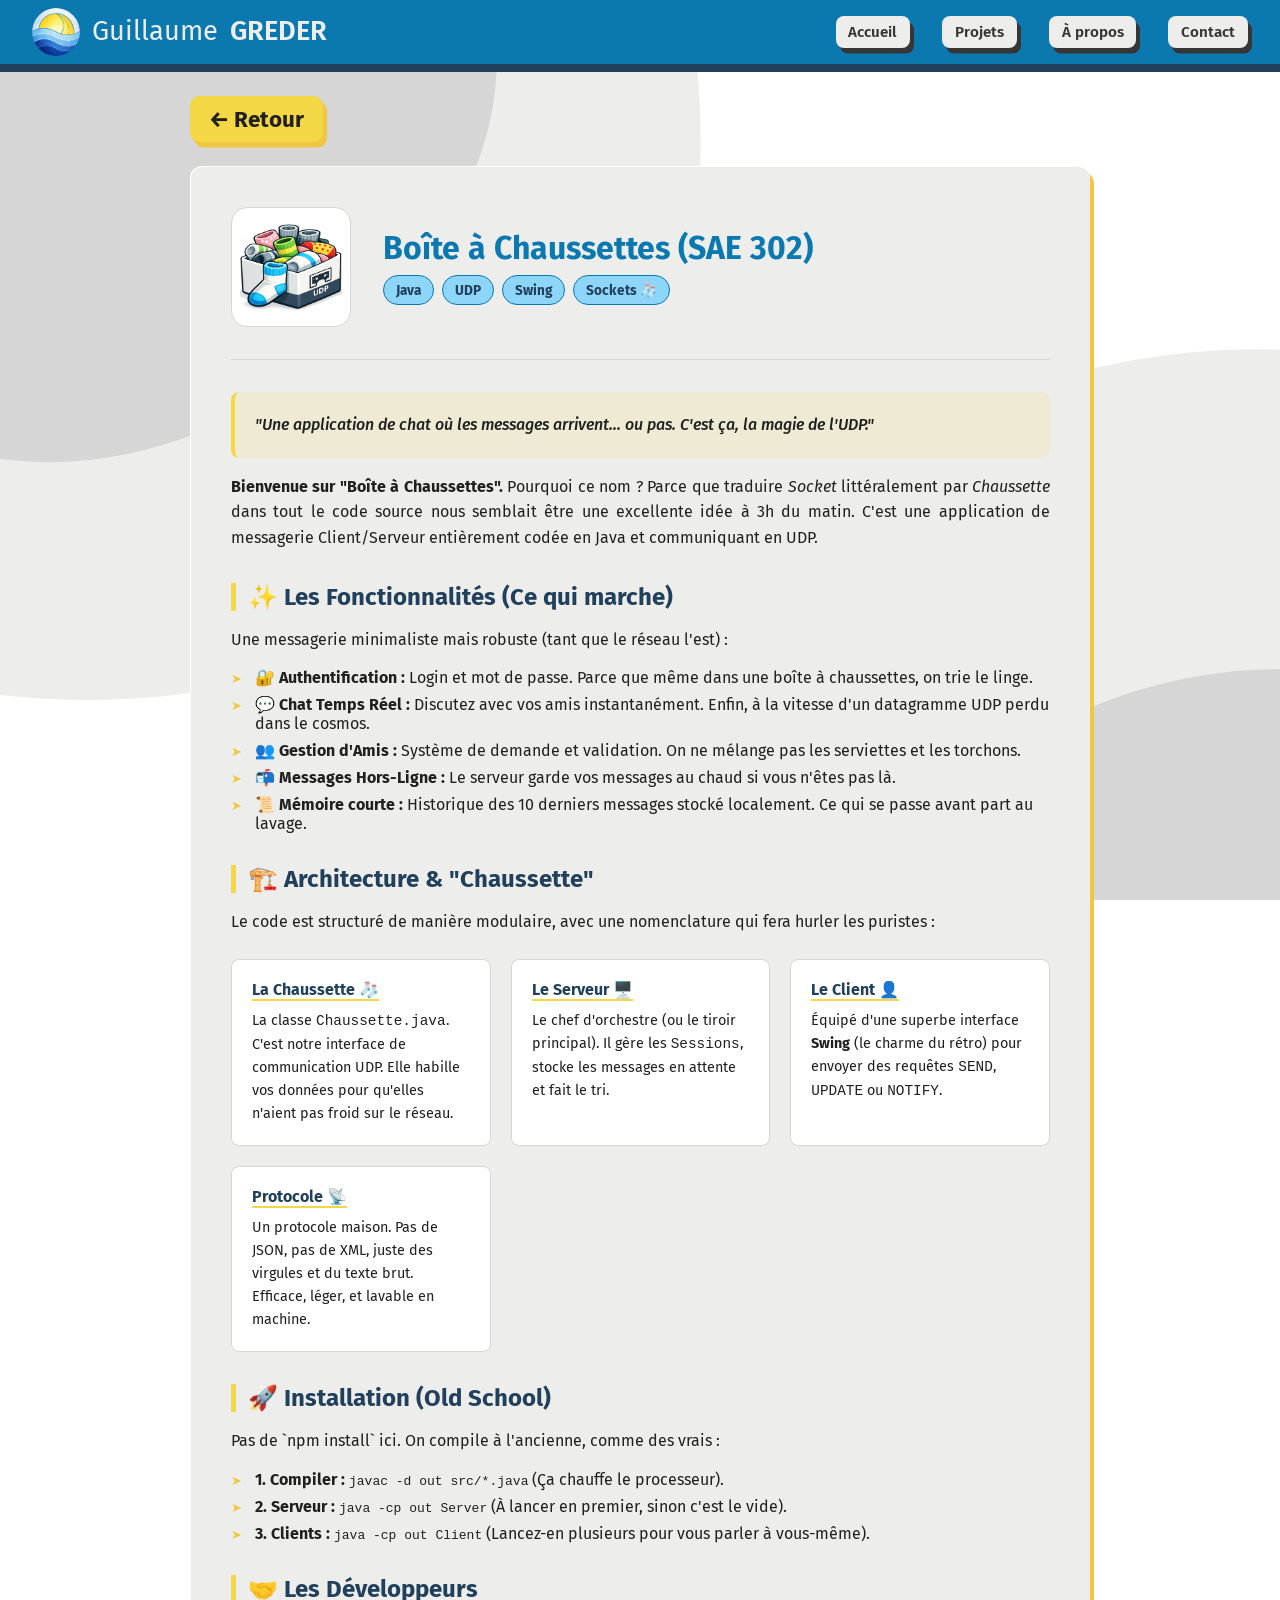
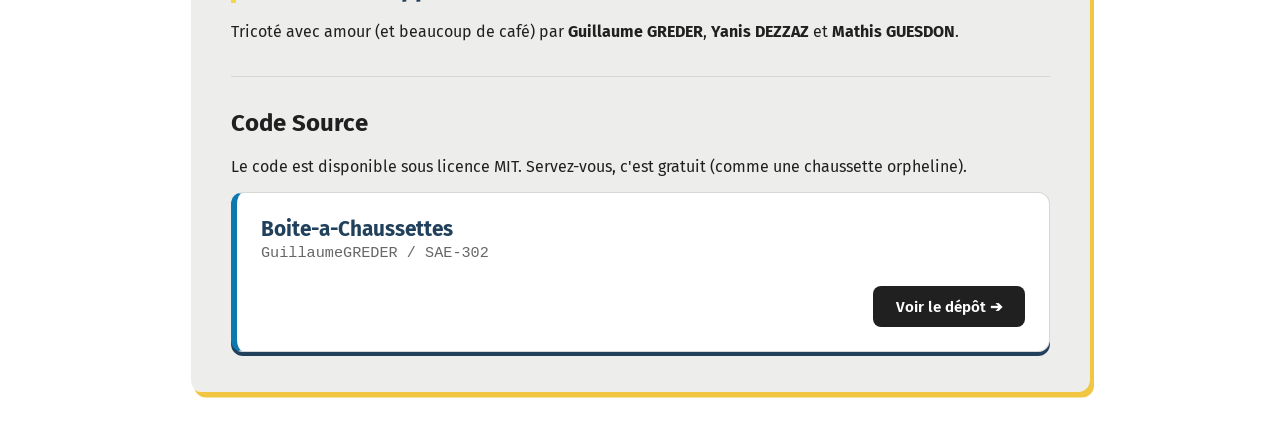
<file: p-bas.html>
<!doctype html>
<html lang="fr">
<head>
  <meta charset="utf-8">
  <meta name="viewport" content="width=device-width, initial-scale=1">
  <title>Boîte à Chaussettes — Guillaume Greder</title>
  <link rel="icon" type="image/x-icon" href="assets/icons/favicon.ico">
  <link rel="stylesheet" href="styles/main.css">
  <link rel="preconnect" href="https://fonts.googleapis.com">
  <link rel="preconnect" href="https://fonts.gstatic.com" crossorigin>
  <link href="https://fonts.googleapis.com/css2?family=Fira+Sans:wght@300;400;500;600;700&display=swap" rel="stylesheet">
</head>

<body>
  <svg preserveAspectRatio="xMidYMid slice" viewBox="10 10 80 80" aria-hidden="true">
     <defs>
      <style>
        @keyframes rotate { from { transform: rotate(0deg); } to { transform: rotate(360deg); } }
        .out-top { animation: rotate 120s linear infinite; transform-origin: 13px 25px; }
        .in-top { animation: rotate 60s linear infinite; transform-origin: 13px 25px; }
        .out-bottom { animation: rotate 150s linear infinite; transform-origin: 84px 93px; }
        .in-bottom { animation: rotate 90s linear infinite; transform-origin: 84px 93px; }
      </style>
    </defs>
    <path fill="#ededec" class="out-top" d="M37-5C25.1-14.7,5.7-19.1-9.2-10-28.5,1.8-32.7,31.1-19.8,49c15.5,21.5,52.6,22,67.2,2.3C59.4,35,53.7,8.5,37-5Z" />
    <path fill="#d6d6d6" class="in-top" d="M20.6,4.1C11.6,1.5-1.9,2.5-8,11.2-16.3,23.1-8.2,45.6,7.4,50S42.1,38.9,41,24.5C40.2,14.1,29.4,6.6,20.6,4.1Z" />
    <path fill="#ededec" class="out-bottom" d="M105.9,48.6c-12.4-8.2-29.3-4.8-39.4.8-23.4,12.8-37.7,51.9-19.1,74.1s63.9,15.3,76-5.6c7.6-13.3,1.8-31.1-2.3-43.8C117.6,63.3,114.7,54.3,105.9,48.6Z" />
    <path fill="#d6d6d6" class="in-bottom" d="M102,67.1c-9.6-6.1-22-3.1-29.5,2-15.4,10.7-19.6,37.5-7.6,47.8s35.9,3.9,44.5-12.5C115.5,92.6,113.9,74.6,102,67.1Z" />
  </svg>

  <div class="grain">
    
    <header class="navbar">
      <img src="assets/images/PP-blank.png" alt="Photo de profil" class="pp">
      <a href="index.html" class="firstname">Guillaume</a>
      <a href="index.html" class="lastname">GREDER</a>
      <button class="menu-toggle" type="button" aria-label="Ouvrir le menu">☰</button>
       <nav id="primary-nav" class="nav" aria-label="Navigation principale">
        <ul>
          <li><a href="index.html#accueil">Accueil</a></li>
          <li><a href="index.html#projets">Projets</a></li>
          <li><a href="index.html#about">À propos</a></li>
          <li><a href="index.html#contact">Contact</a></li>
        </ul>
      </nav>
    </header>

    <main class="main-content">
      
      <div class="project-page-container">
        
        <a href="index.html" class="projects-title btn-yellow">← Retour</a>

        <article class="project-detail theme-yellow">

          <header class="project-header">
            <img src="assets/images/bas-logo.png" alt="Logo Chat Java" class="project-logo">
            <div class="project-meta">
              <h1>Boîte à Chaussettes (SAE 302)</h1>
              <div class="card-tags">
                <span class="badge">Java</span>
                <span class="badge">UDP</span>
                <span class="badge">Swing</span>
                <span class="badge">Sockets 🧦</span>
              </div>
            </div>
          </header>

          <hr class="divider">

          <section class="project-body">

            <p class="intro-quote">
              <em>"Une application de chat où les messages arrivent... ou pas. C'est ça, la magie de l'UDP."</em>
            </p>
            
            <p>
              <strong>Bienvenue sur "Boîte à Chaussettes".</strong> Pourquoi ce nom ? Parce que traduire <em>Socket</em> littéralement par <em>Chaussette</em> dans tout le code source nous semblait être une excellente idée à 3h du matin. C'est une application de messagerie Client/Serveur entièrement codée en Java et communiquant en UDP.
            </p>

            <h2>✨ Les Fonctionnalités (Ce qui marche)</h2>
            <p>Une messagerie minimaliste mais robuste (tant que le réseau l'est) :</p>

            <ul class="tech-list">
              <li>
                <strong>🔐 Authentification :</strong> Login et mot de passe. Parce que même dans une boîte à chaussettes, on trie le linge.
              </li>
              <li>
                <strong>💬 Chat Temps Réel :</strong> Discutez avec vos amis instantanément. Enfin, à la vitesse d'un datagramme UDP perdu dans le cosmos.
              </li>
              <li>
                <strong>👥 Gestion d'Amis :</strong> Système de demande et validation. On ne mélange pas les serviettes et les torchons.
              </li>
              <li>
                <strong>📬 Messages Hors-Ligne :</strong> Le serveur garde vos messages au chaud si vous n'êtes pas là.
              </li>
              <li>
                <strong>📜 Mémoire courte :</strong> Historique des 10 derniers messages stocké localement. Ce qui se passe avant part au lavage.
              </li>
            </ul>

            <h2>🏗️ Architecture & "Chaussette"</h2>
            <p>Le code est structuré de manière modulaire, avec une nomenclature qui fera hurler les puristes :</p>
            
            <div class="tech-grid">
              <div class="tech-item">
                <h3>La Chaussette 🧦</h3>
                <p>La classe <code>Chaussette.java</code>. C'est notre interface de communication UDP. Elle habille vos données pour qu'elles n'aient pas froid sur le réseau.</p>
              </div>
              <div class="tech-item">
                <h3>Le Serveur 🖥️</h3>
                <p>Le chef d'orchestre (ou le tiroir principal). Il gère les <code>Sessions</code>, stocke les messages en attente et fait le tri.</p>
              </div>
              <div class="tech-item">
                <h3>Le Client 👤</h3>
                <p>Équipé d'une superbe interface <strong>Swing</strong> (le charme du rétro) pour envoyer des requêtes <code>SEND</code>, <code>UPDATE</code> ou <code>NOTIFY</code>.</p>
              </div>
              <div class="tech-item">
                <h3>Protocole 📡</h3>
                <p>Un protocole maison. Pas de JSON, pas de XML, juste des virgules et du texte brut. Efficace, léger, et lavable en machine.</p>
              </div>
            </div>

            <h2>🚀 Installation (Old School)</h2>
            <p>
              Pas de `npm install` ici. On compile à l'ancienne, comme des vrais :
            </p>
            <ul class="tech-list">
              <li><strong>1. Compiler :</strong> <code>javac -d out src/*.java</code> (Ça chauffe le processeur).</li>
              <li><strong>2. Serveur :</strong> <code>java -cp out Server</code> (À lancer en premier, sinon c'est le vide).</li>
              <li><strong>3. Clients :</strong> <code>java -cp out Client</code> (Lancez-en plusieurs pour vous parler à vous-même).</li>
            </ul>

            <h2>🤝 Les Développeurs</h2>
            <p>
              Tricoté avec amour (et beaucoup de café) par <strong>Guillaume GREDER</strong>, <strong>Yanis DEZZAZ</strong> et <strong>Mathis GUESDON</strong>.
            </p>

          </section>

          <hr class="divider">

          <section class="github-section">
            <h2>Code Source</h2>
            <p>Le code est disponible sous licence MIT. Servez-vous, c'est gratuit (comme une chaussette orpheline).</p>
            <div class="github-card">
              <div class="gh-header">
                <div class="gh-info">
                  <h3>Boite-a-Chaussettes</h3>
                  <span class="gh-author">GuillaumeGREDER / SAE-302</span>
                </div>
              </div>
              <div class="gh-actions">
                <a href="https://github.com/TetoSolis/Boite-Chausette" target="_blank" class="gh-btn">Voir le dépôt ➔</a>
              </div>
            </div>
          </section>

        </article>
      </div>

    </main>
  </div>
  <script src="scripts/main.js"></script>
</body>
</html>
</file>
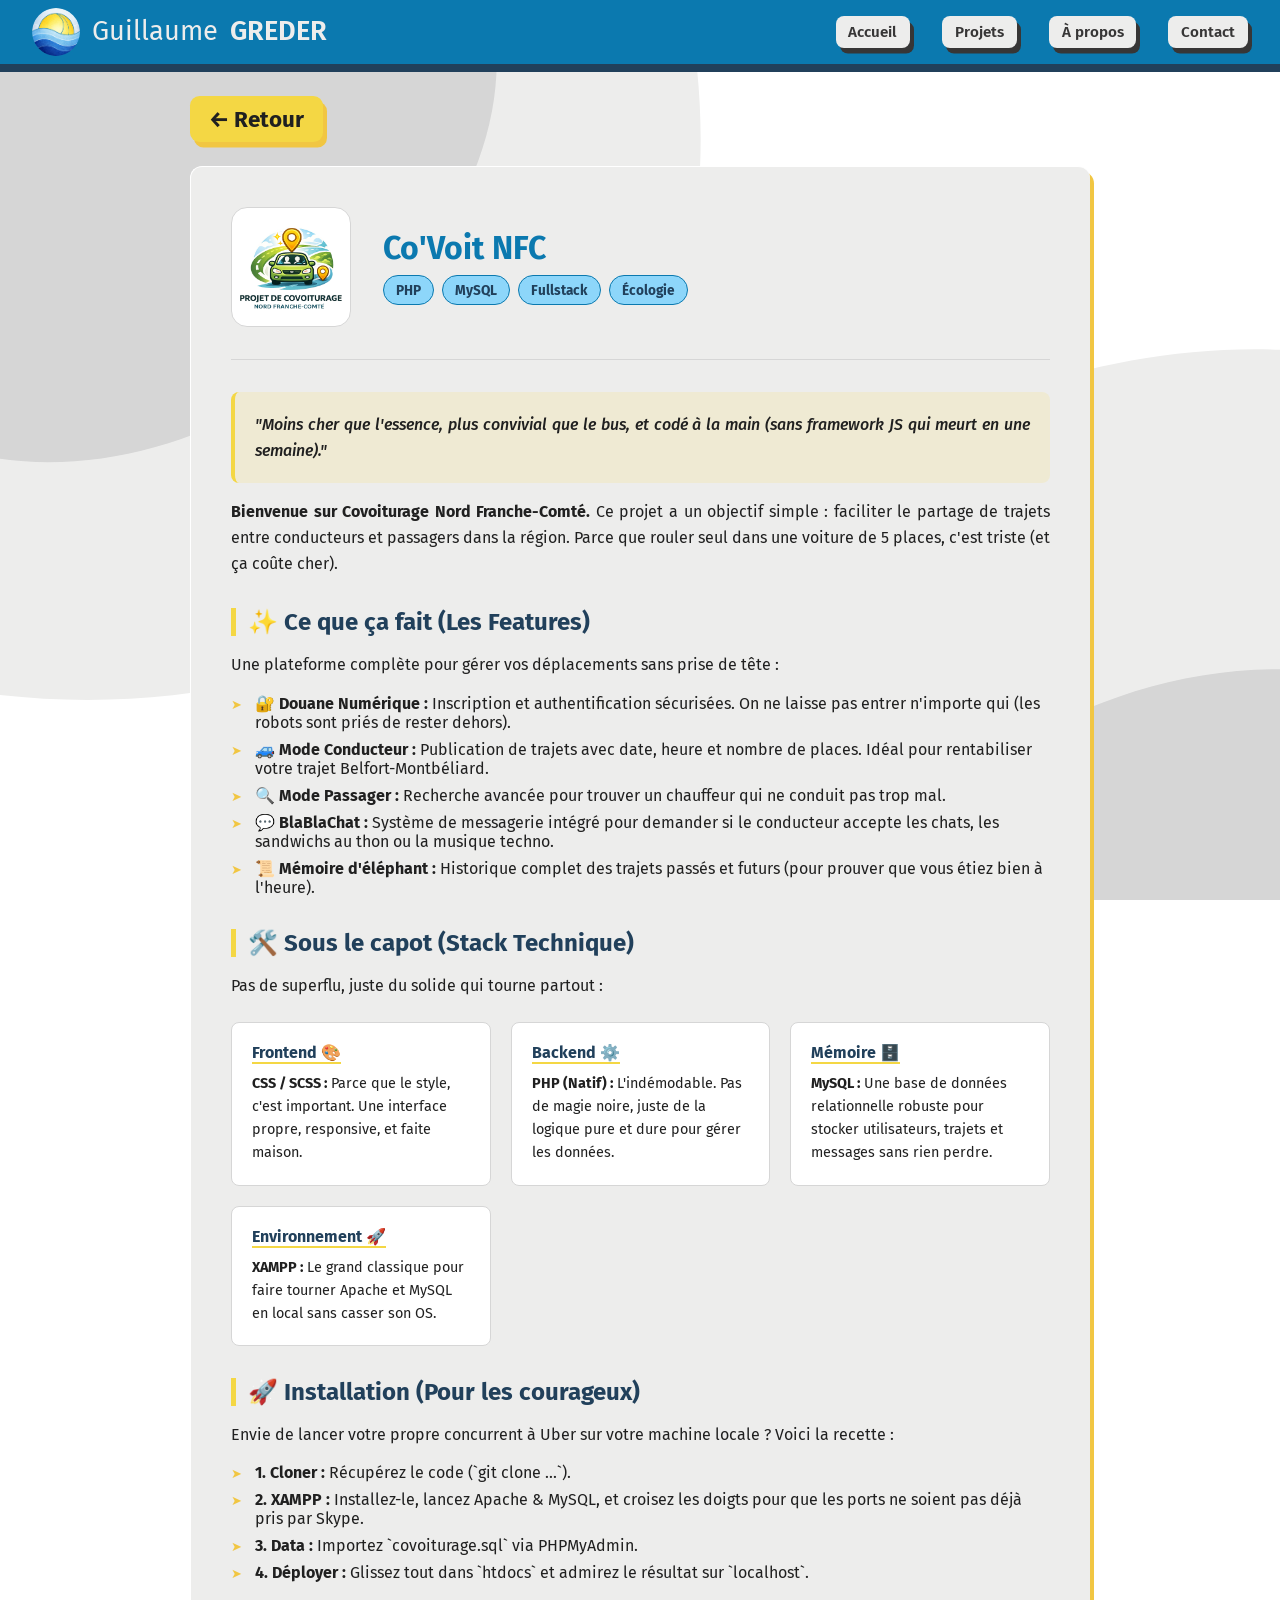
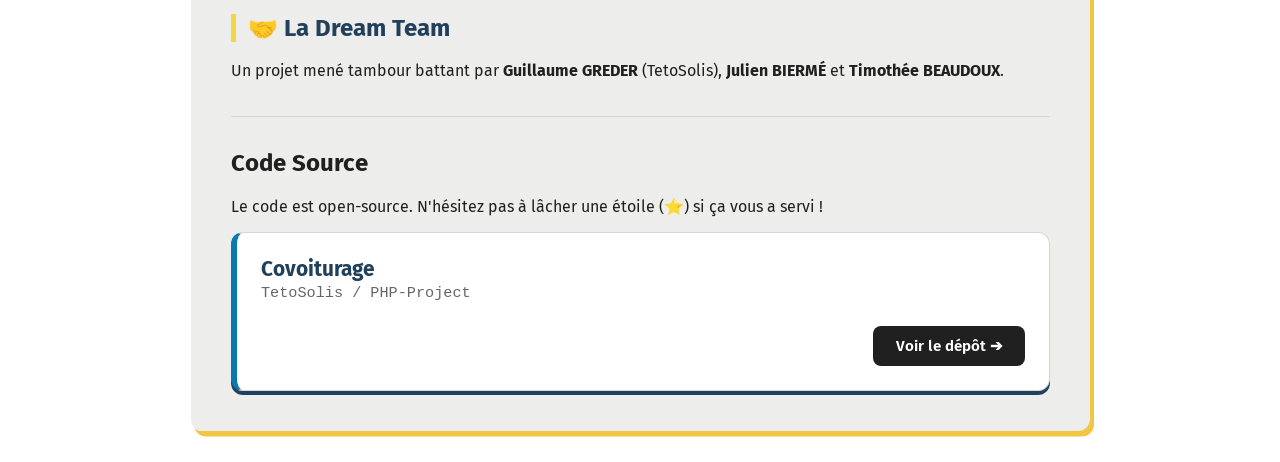
<file: p-cocov.html>
<!doctype html>
<html lang="fr">
<head>
  <meta charset="utf-8">
  <meta name="viewport" content="width=device-width, initial-scale=1">
  <title>Covoiturage NFC — Guillaume Greder</title>
  <link rel="icon" type="image/x-icon" href="assets/icons/favicon.ico">
  <link rel="stylesheet" href="styles/main.css">
  <link rel="preconnect" href="https://fonts.googleapis.com">
  <link rel="preconnect" href="https://fonts.gstatic.com" crossorigin>
  <link href="https://fonts.googleapis.com/css2?family=Fira+Sans:wght@300;400;500;600;700&display=swap" rel="stylesheet">
</head>

<body>
  <svg preserveAspectRatio="xMidYMid slice" viewBox="10 10 80 80" aria-hidden="true">
     <defs>
      <style>
        @keyframes rotate { from { transform: rotate(0deg); } to { transform: rotate(360deg); } }
        .out-top { animation: rotate 120s linear infinite; transform-origin: 13px 25px; }
        .in-top { animation: rotate 60s linear infinite; transform-origin: 13px 25px; }
        .out-bottom { animation: rotate 150s linear infinite; transform-origin: 84px 93px; }
        .in-bottom { animation: rotate 90s linear infinite; transform-origin: 84px 93px; }
      </style>
    </defs>
    <path fill="#ededec" class="out-top" d="M37-5C25.1-14.7,5.7-19.1-9.2-10-28.5,1.8-32.7,31.1-19.8,49c15.5,21.5,52.6,22,67.2,2.3C59.4,35,53.7,8.5,37-5Z" />
    <path fill="#d6d6d6" class="in-top" d="M20.6,4.1C11.6,1.5-1.9,2.5-8,11.2-16.3,23.1-8.2,45.6,7.4,50S42.1,38.9,41,24.5C40.2,14.1,29.4,6.6,20.6,4.1Z" />
    <path fill="#ededec" class="out-bottom" d="M105.9,48.6c-12.4-8.2-29.3-4.8-39.4.8-23.4,12.8-37.7,51.9-19.1,74.1s63.9,15.3,76-5.6c7.6-13.3,1.8-31.1-2.3-43.8C117.6,63.3,114.7,54.3,105.9,48.6Z" />
    <path fill="#d6d6d6" class="in-bottom" d="M102,67.1c-9.6-6.1-22-3.1-29.5,2-15.4,10.7-19.6,37.5-7.6,47.8s35.9,3.9,44.5-12.5C115.5,92.6,113.9,74.6,102,67.1Z" />
  </svg>

  <div class="grain">
    
    <header class="navbar">
      <img src="assets/images/PP-blank.png" alt="Photo de profil" class="pp">
      <a href="index.html" class="firstname">Guillaume</a>
      <a href="index.html" class="lastname">GREDER</a>
      <button class="menu-toggle" type="button" aria-label="Ouvrir le menu">☰</button>
       <nav id="primary-nav" class="nav" aria-label="Navigation principale">
        <ul>
          <li><a href="index.html#accueil">Accueil</a></li>
          <li><a href="index.html#projets">Projets</a></li>
          <li><a href="index.html#about">À propos</a></li>
          <li><a href="index.html#contact">Contact</a></li>
        </ul>
      </nav>
    </header>

    <main class="main-content">
      
      <div class="project-page-container">
        
        <a href="index.html" class="projects-title btn-yellow">← Retour</a>

        <article class="project-detail theme-yellow">

          <header class="project-header">
            <img src="assets/images/cocov-logo.png" alt="Logo Covoiturage" class="project-logo">
            <div class="project-meta">
              <h1>Co'Voit NFC</h1>
              <div class="card-tags">
                <span class="badge">PHP</span>
                <span class="badge">MySQL</span>
                <span class="badge">Fullstack</span>
                <span class="badge">Écologie</span>
              </div>
            </div>
          </header>

          <hr class="divider">

          <section class="project-body">

            <p class="intro-quote">
              <em>"Moins cher que l'essence, plus convivial que le bus, et codé à la main (sans framework JS qui meurt en une semaine)."</em>
            </p>
            
            <p>
              <strong>Bienvenue sur Covoiturage Nord Franche-Comté.</strong> Ce projet a un objectif simple : faciliter le partage de trajets entre conducteurs et passagers dans la région. Parce que rouler seul dans une voiture de 5 places, c'est triste (et ça coûte cher).
            </p>

            <h2>✨ Ce que ça fait (Les Features)</h2>
            <p>Une plateforme complète pour gérer vos déplacements sans prise de tête :</p>

            <ul class="tech-list">
              <li>
                <strong>🔐 Douane Numérique :</strong> Inscription et authentification sécurisées. On ne laisse pas entrer n'importe qui (les robots sont priés de rester dehors).
              </li>
              <li>
                <strong>🚙 Mode Conducteur :</strong> Publication de trajets avec date, heure et nombre de places. Idéal pour rentabiliser votre trajet Belfort-Montbéliard.
              </li>
              <li>
                <strong>🔍 Mode Passager :</strong> Recherche avancée pour trouver un chauffeur qui ne conduit pas trop mal.
              </li>
              <li>
                <strong>💬 BlaBlaChat :</strong> Système de messagerie intégré pour demander si le conducteur accepte les chats, les sandwichs au thon ou la musique techno.
              </li>
              <li>
                <strong>📜 Mémoire d'éléphant :</strong> Historique complet des trajets passés et futurs (pour prouver que vous étiez bien à l'heure).
              </li>
            </ul>

            <h2>🛠️ Sous le capot (Stack Technique)</h2>
            <p>Pas de superflu, juste du solide qui tourne partout :</p>
            
            <div class="tech-grid">
              <div class="tech-item">
                <h3>Frontend 🎨</h3>
                <p><strong>CSS / SCSS :</strong> Parce que le style, c'est important. Une interface propre, responsive, et faite maison.</p>
              </div>
              <div class="tech-item">
                <h3>Backend ⚙️</h3>
                <p><strong>PHP (Natif) :</strong> L'indémodable. Pas de magie noire, juste de la logique pure et dure pour gérer les données.</p>
              </div>
              <div class="tech-item">
                <h3>Mémoire 🗄️</h3>
                <p><strong>MySQL :</strong> Une base de données relationnelle robuste pour stocker utilisateurs, trajets et messages sans rien perdre.</p>
              </div>
              <div class="tech-item">
                <h3>Environnement 🚀</h3>
                <p><strong>XAMPP :</strong> Le grand classique pour faire tourner Apache et MySQL en local sans casser son OS.</p>
              </div>
            </div>

            <h2>🚀 Installation (Pour les courageux)</h2>
            <p>
              Envie de lancer votre propre concurrent à Uber sur votre machine locale ? Voici la recette :
            </p>
            <ul class="tech-list">
              <li><strong>1. Cloner :</strong> Récupérez le code (`git clone ...`).</li>
              <li><strong>2. XAMPP :</strong> Installez-le, lancez Apache & MySQL, et croisez les doigts pour que les ports ne soient pas déjà pris par Skype.</li>
              <li><strong>3. Data :</strong> Importez `covoiturage.sql` via PHPMyAdmin.</li>
              <li><strong>4. Déployer :</strong> Glissez tout dans `htdocs` et admirez le résultat sur `localhost`.</li>
            </ul>

            <h2>🤝 La Dream Team</h2>
            <p>
              Un projet mené tambour battant par <strong>Guillaume GREDER</strong> (TetoSolis), <strong>Julien BIERMÉ</strong> et <strong>Timothée BEAUDOUX</strong>.
            </p>

          </section>

          <hr class="divider">

          <section class="github-section">
            <h2>Code Source</h2>
            <p>Le code est open-source. N'hésitez pas à lâcher une étoile (⭐) si ça vous a servi !</p>
            <div class="github-card">
              <div class="gh-header">
                <div class="gh-info">
                  <h3>Covoiturage</h3>
                  <span class="gh-author">TetoSolis / PHP-Project</span>
                </div>
              </div>
              <div class="gh-actions">
                <a href="https://github.com/TetoSolis/Covoiturage" target="_blank" class="gh-btn">Voir le dépôt ➔</a>
              </div>
            </div>
          </section>

        </article>
      </div>

    </main>
  </div>
  <script src="scripts/main.js"></script>
</body>
</html>
</file>
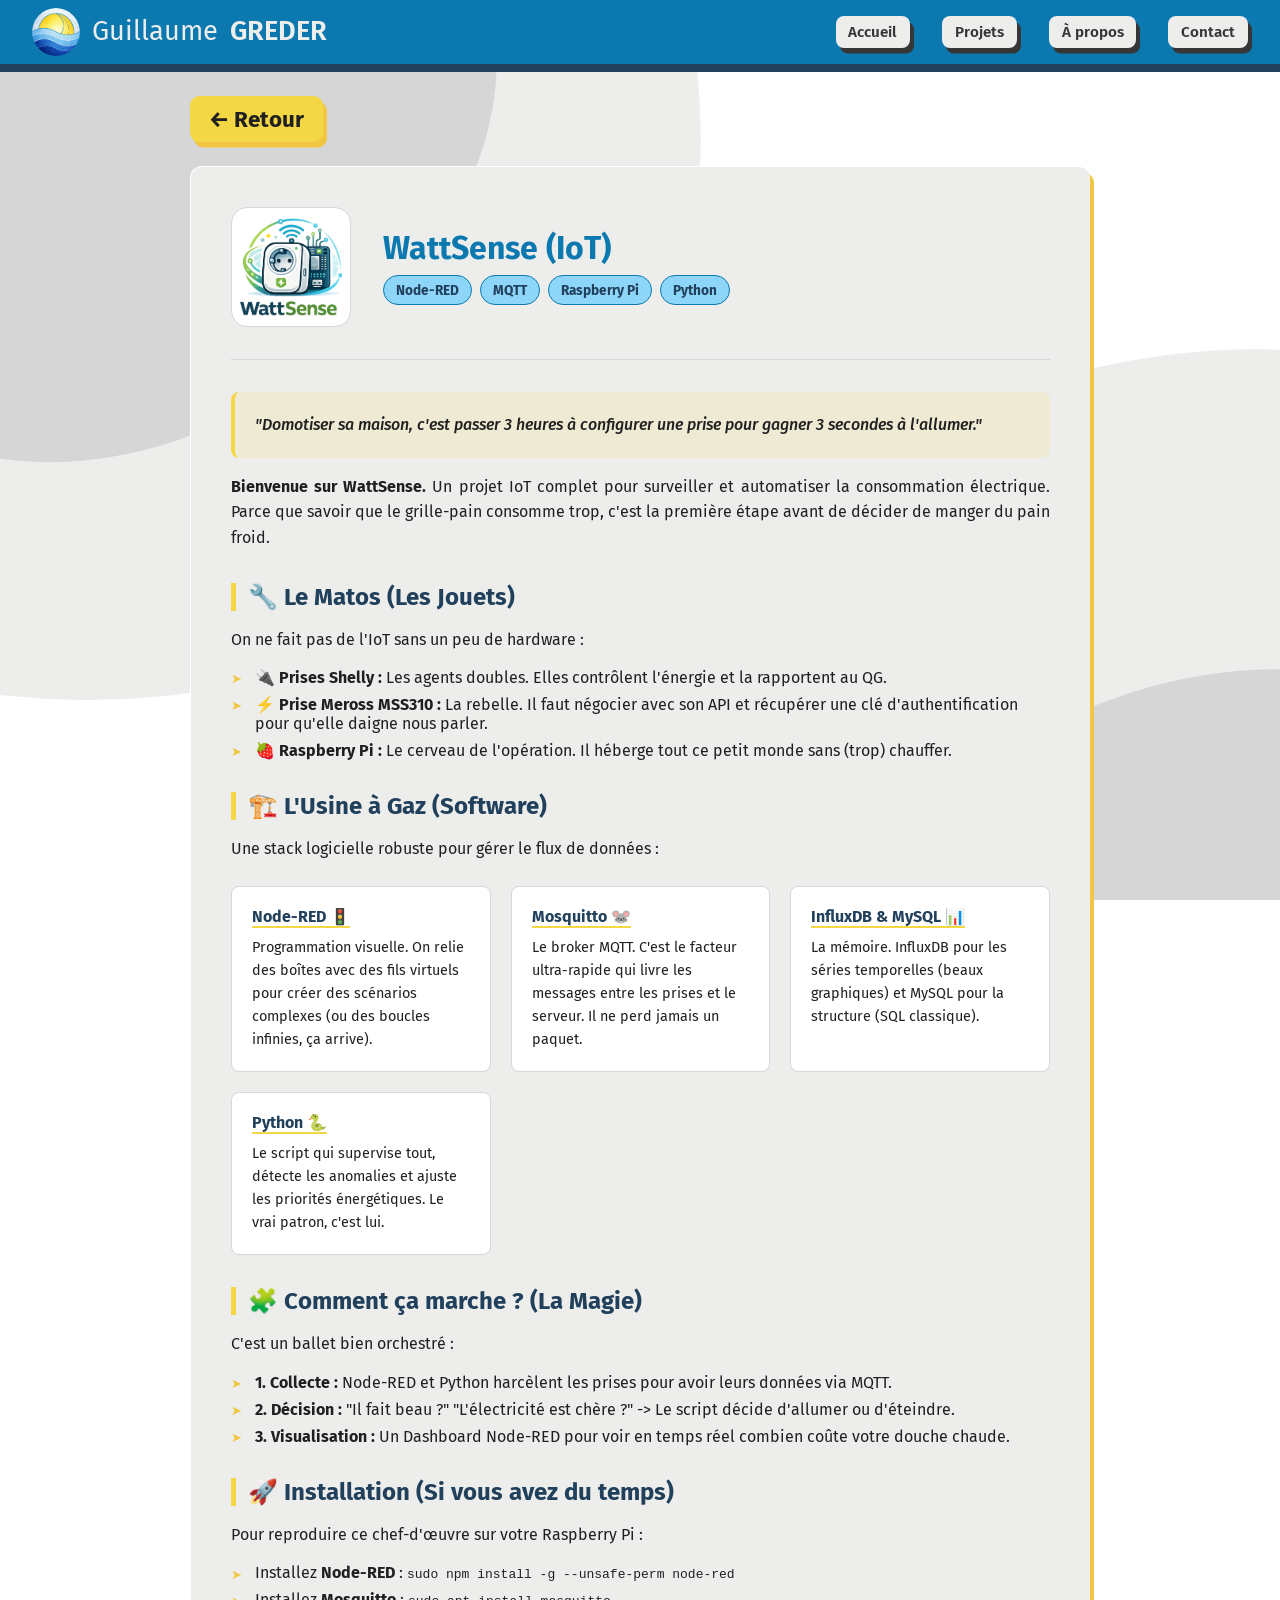
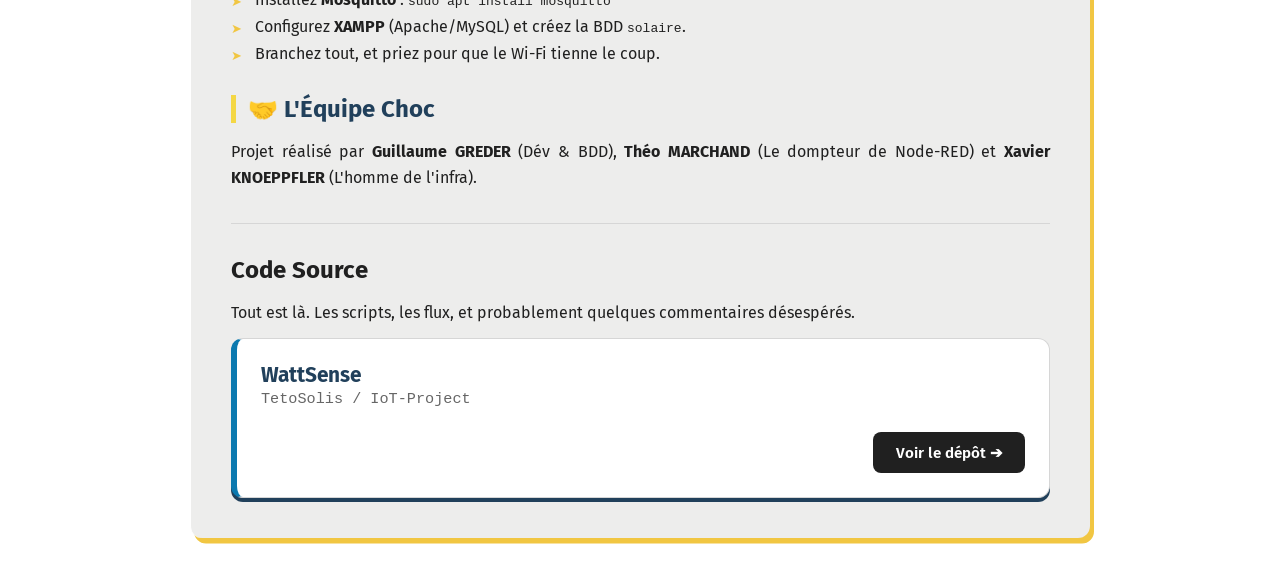
<file: p-ws.html>
<!doctype html>
<html lang="fr">
<head>
  <meta charset="utf-8">
  <meta name="viewport" content="width=device-width, initial-scale=1">
  <title>WattSense — Guillaume Greder</title>
  <link rel="icon" type="image/x-icon" href="assets/icons/favicon.ico">
  <link rel="stylesheet" href="styles/main.css">
  <link rel="preconnect" href="https://fonts.googleapis.com">
  <link rel="preconnect" href="https://fonts.gstatic.com" crossorigin>
  <link href="https://fonts.googleapis.com/css2?family=Fira+Sans:wght@300;400;500;600;700&display=swap" rel="stylesheet">
</head>

<body>
  <svg preserveAspectRatio="xMidYMid slice" viewBox="10 10 80 80" aria-hidden="true">
     <defs>
      <style>
        @keyframes rotate { from { transform: rotate(0deg); } to { transform: rotate(360deg); } }
        .out-top { animation: rotate 120s linear infinite; transform-origin: 13px 25px; }
        .in-top { animation: rotate 60s linear infinite; transform-origin: 13px 25px; }
        .out-bottom { animation: rotate 150s linear infinite; transform-origin: 84px 93px; }
        .in-bottom { animation: rotate 90s linear infinite; transform-origin: 84px 93px; }
      </style>
    </defs>
    <path fill="#ededec" class="out-top" d="M37-5C25.1-14.7,5.7-19.1-9.2-10-28.5,1.8-32.7,31.1-19.8,49c15.5,21.5,52.6,22,67.2,2.3C59.4,35,53.7,8.5,37-5Z" />
    <path fill="#d6d6d6" class="in-top" d="M20.6,4.1C11.6,1.5-1.9,2.5-8,11.2-16.3,23.1-8.2,45.6,7.4,50S42.1,38.9,41,24.5C40.2,14.1,29.4,6.6,20.6,4.1Z" />
    <path fill="#ededec" class="out-bottom" d="M105.9,48.6c-12.4-8.2-29.3-4.8-39.4.8-23.4,12.8-37.7,51.9-19.1,74.1s63.9,15.3,76-5.6c7.6-13.3,1.8-31.1-2.3-43.8C117.6,63.3,114.7,54.3,105.9,48.6Z" />
    <path fill="#d6d6d6" class="in-bottom" d="M102,67.1c-9.6-6.1-22-3.1-29.5,2-15.4,10.7-19.6,37.5-7.6,47.8s35.9,3.9,44.5-12.5C115.5,92.6,113.9,74.6,102,67.1Z" />
  </svg>

  <div class="grain">
    
    <header class="navbar">
      <img src="assets/images/PP-blank.png" alt="Photo de profil" class="pp">
      <a href="index.html" class="firstname">Guillaume</a>
      <a href="index.html" class="lastname">GREDER</a>
      <button class="menu-toggle" type="button" aria-label="Ouvrir le menu">☰</button>
       <nav id="primary-nav" class="nav" aria-label="Navigation principale">
        <ul>
          <li><a href="index.html#accueil">Accueil</a></li>
          <li><a href="index.html#projets">Projets</a></li>
          <li><a href="index.html#about">À propos</a></li>
          <li><a href="index.html#contact">Contact</a></li>
        </ul>
      </nav>
    </header>

    <main class="main-content">
      
      <div class="project-page-container">
        
        <a href="index.html" class="projects-title btn-yellow">← Retour</a>

        <article class="project-detail theme-yellow">

          <header class="project-header">
            <img src="assets/images/ws-logo.png" alt="Logo WattSense" class="project-logo">
            <div class="project-meta">
              <h1>WattSense (IoT)</h1>
              <div class="card-tags">
                <span class="badge">Node-RED</span>
                <span class="badge">MQTT</span>
                <span class="badge">Raspberry Pi</span>
                <span class="badge">Python</span>
              </div>
            </div>
          </header>

          <hr class="divider">

          <section class="project-body">

            <p class="intro-quote">
              <em>"Domotiser sa maison, c'est passer 3 heures à configurer une prise pour gagner 3 secondes à l'allumer."</em>
            </p>
            
            <p>
              <strong>Bienvenue sur WattSense.</strong> Un projet IoT complet pour surveiller et automatiser la consommation électrique. Parce que savoir que le grille-pain consomme trop, c'est la première étape avant de décider de manger du pain froid.
            </p>

            <h2>🔧 Le Matos (Les Jouets)</h2>
            <p>On ne fait pas de l'IoT sans un peu de hardware :</p>

            <ul class="tech-list">
              <li>
                <strong>🔌 Prises Shelly :</strong> Les agents doubles. Elles contrôlent l'énergie et la rapportent au QG.
              </li>
              <li>
                <strong>⚡ Prise Meross MSS310 :</strong> La rebelle. Il faut négocier avec son API et récupérer une clé d'authentification pour qu'elle daigne nous parler.
              </li>
              <li>
                <strong>🍓 Raspberry Pi :</strong> Le cerveau de l'opération. Il héberge tout ce petit monde sans (trop) chauffer.
              </li>
            </ul>

            <h2>🏗️ L'Usine à Gaz (Software)</h2>
            <p>Une stack logicielle robuste pour gérer le flux de données :</p>
            
            <div class="tech-grid">
              <div class="tech-item">
                <h3>Node-RED 🚦</h3>
                <p>Programmation visuelle. On relie des boîtes avec des fils virtuels pour créer des scénarios complexes (ou des boucles infinies, ça arrive).</p>
              </div>
              <div class="tech-item">
                <h3>Mosquitto 🐭</h3>
                <p>Le broker MQTT. C'est le facteur ultra-rapide qui livre les messages entre les prises et le serveur. Il ne perd jamais un paquet.</p>
              </div>
              <div class="tech-item">
                <h3>InfluxDB & MySQL 📊</h3>
                <p>La mémoire. InfluxDB pour les séries temporelles (beaux graphiques) et MySQL pour la structure (SQL classique).</p>
              </div>
              <div class="tech-item">
                <h3>Python 🐍</h3>
                <p>Le script qui supervise tout, détecte les anomalies et ajuste les priorités énergétiques. Le vrai patron, c'est lui.</p>
              </div>
            </div>

            <h2>🧩 Comment ça marche ? (La Magie)</h2>
            <p>
              C'est un ballet bien orchestré :
            </p>
            <ul class="tech-list">
              <li><strong>1. Collecte :</strong> Node-RED et Python harcèlent les prises pour avoir leurs données via MQTT.</li>
              <li><strong>2. Décision :</strong> "Il fait beau ?" "L'électricité est chère ?" -> Le script décide d'allumer ou d'éteindre.</li>
              <li><strong>3. Visualisation :</strong> Un Dashboard Node-RED pour voir en temps réel combien coûte votre douche chaude.</li>
            </ul>

            <h2>🚀 Installation (Si vous avez du temps)</h2>
            <p>
              Pour reproduire ce chef-d'œuvre sur votre Raspberry Pi :
            </p>
            <ul class="tech-list">
              <li>Installez <strong>Node-RED</strong> : <code>sudo npm install -g --unsafe-perm node-red</code></li>
              <li>Installez <strong>Mosquitto</strong> : <code>sudo apt install mosquitto</code></li>
              <li>Configurez <strong>XAMPP</strong> (Apache/MySQL) et créez la BDD <code>solaire</code>.</li>
              <li>Branchez tout, et priez pour que le Wi-Fi tienne le coup.</li>
            </ul>

            <h2>🤝 L'Équipe Choc</h2>
            <p>
              Projet réalisé par <strong>Guillaume GREDER</strong> (Dév & BDD), <strong>Théo MARCHAND</strong> (Le dompteur de Node-RED) et <strong>Xavier KNOEPPFLER</strong> (L'homme de l'infra).
            </p>

          </section>

          <hr class="divider">

          <section class="github-section">
            <h2>Code Source</h2>
            <p>Tout est là. Les scripts, les flux, et probablement quelques commentaires désespérés.</p>
            <div class="github-card">
              <div class="gh-header">
                <div class="gh-info">
                  <h3>WattSense</h3>
                  <span class="gh-author">TetoSolis / IoT-Project</span>
                </div>
              </div>
              <div class="gh-actions">
                <a href="https://github.com/TetoSolis/WattSense" target="_blank" class="gh-btn">Voir le dépôt ➔</a>
              </div>
            </div>
          </section>

        </article>
      </div>

    </main>
  </div>
  <script src="scripts/main.js"></script>
</body>
</html>
</file>
<file: styles/main.css>
/* ===================== */
/*        Tokens         */
/* ===================== */
:root {
  /* Blanc & neutres */
  --bg-white-subtle: #ffffff;
  --bg-white-base:   #ededec;
  --bg-white-strong: #d6d6d6;

  --text-primary:   #ededec;
  --text-secondary: #d6d6d6;
  --text-muted:     #ffffff;
  --text-inverse:   #202020;

  /* Gris */
  --bg-gray-subtle: #373636;
  --bg-gray-base:   #202020;
  --bg-gray-strong: #000000;

  --text-gray-subtle: #373636;
  --text-gray-base:   #202020;
  --text-gray-strong: #000000;

  /* Jaune */
  --bg-yellow-subtle: #fffd61;
  --bg-yellow-base:   #f4d744;
  --bg-yellow-strong: #f1c642;

  --text-yellow-subtle: #9a7b00;
  --text-yellow-base:   #c89c00;
  --text-yellow-strong: #f2c94c;

  /* Bleu */
  --bg-blue-subtle: #8dd6fa;
  --bg-blue-base:   #0b79af;
  --bg-blue-strong: #21405b;

  --text-blue-subtle: #8dd6fa;
  --text-blue-base:   #0b79af;
  --text-blue-strong: #21405b;

  --card-w: 280px;
  --card-gap: 3rem;
}

/* ===================== */
/*     Base globale      */
/* ===================== */
* { box-sizing: border-box; }

html, body { height: 100%; }

body {
  margin: 0;
  padding: 0;
  overflow-x: hidden;
  background-color: var(--bg-white-subtle);
  font-family: "Fira Sans", sans-serif;
  color: var(--text-gray-base);
}

/* Fond SVG */
svg {
  position: fixed;
  top: 0;
  left: 0;
  width: 100%;
  height: 100vh;
  z-index: 0;
}

/* Grain */
.grain {
  position: relative;
  min-height: 100vh;
  z-index: 1;
}

.grain::before {
  content: "";
  position: fixed;
  top: -10rem;
  left: -10rem;
  width: calc(100% + 20rem);
  height: calc(100% + 20rem);
  background-image: url("https://upload.wikimedia.org/wikipedia/commons/5/5c/Image_gaussian_noise_example.png");
  opacity: 0.1;
  pointer-events: none;
  z-index: 300;
}

/* ===================== */
/*        Navbar         */
/* ===================== */
.navbar {
  position: fixed;
  top: 0;
  left: 0;
  width: 100%;
  height: 4rem;

  background-color: var(--bg-blue-base);
  box-shadow: 0 0.5rem 0 var(--bg-blue-strong);
  z-index: 1000;

  display: flex;
  align-items: center;
  gap: 0.75rem;
  padding: 0 1rem;
}

.pp {
  height: 3rem;
  width: 3rem;
  border-radius: 50%;
  flex: 0 0 auto;
}

.firstname,
.lastname {
  color: var(--text-primary);
  text-decoration: none;
  line-height: 1;
  white-space: nowrap;
  font-size: 1.4rem;
}

.firstname { font-weight: 400; }
.lastname  { font-weight: 600; margin-right: auto; }

/* Nav links */
.navbar nav ul {
  list-style: none;
  margin: 0;
  padding: 0;

  display: flex;
  gap: 0.75rem;
}

.navbar nav ul li a {
  color: var(--text-gray-subtle);
  text-decoration: none;
  font-size: 0.95rem;
  font-weight: 600;

  background-color: var(--bg-white-base);
  padding: 0.45rem 0.8rem;
  border-radius: 0.5rem;

  box-shadow: 0.25rem 0.35rem 0 var(--bg-gray-subtle);
  transition: box-shadow 0.1s ease-in-out;
}

.navbar nav ul li a:hover { box-shadow: 0.1rem 0.15rem 0 var(--bg-gray-subtle); }
.navbar nav ul li a:active { box-shadow: none; }

/* ===================== */
/*     Contenu main      */
/* ===================== */
.main-content {
  padding: 6rem 1rem 2rem;
  display: flex;
  flex-direction: column; /* 👈 IMPORTANT */
  justify-content: center;
  align-items: center;
  gap: 3rem;
}

.intro-container {
  display: flex;
  flex-direction: column;
  /* On aligne le bouton à gauche, comme pour "Projets" */
  align-items: flex-start; 
  gap: 1.5rem; /* Espace entre le bouton et la carte jaune */
  
  /* On reprend la même largeur que la yellow-content pour que tout soit aligné */
  width: min(980px, 100%);
}

.projects-title.btn-yellow {
  background-color: var(--bg-yellow-base);
  /* On met le texte en foncé car le blanc sur jaune est illisible */
  color: var(--text-gray-base); 
  box-shadow: 0.25rem 0.35rem 0 var(--bg-yellow-strong);
}

/* On adapte aussi l'ombre au survol */
.projects-title.btn-yellow:hover {
  box-shadow: 0.15rem 0.2rem 0 var(--bg-yellow-strong);
}

/* Carte jaune (responsive) */
.yellow-content {
  background-color: var(--bg-white-base);
  border-top: 0.1rem solid var(--bg-white-subtle);
  border-left: 0.1rem solid var(--bg-white-subtle);
  border-radius: 0.75rem;

  box-shadow: 0.25rem 0.35rem 0 var(--bg-yellow-strong);

  width: 100%;
  padding: clamp(1rem, 3vw, 2rem);

  display: flex;
  flex-direction: column;     /* mobile-first */
  gap: 1.25rem;
  align-items: center;
  text-align: center;
}

.yellow-img img,
.image-content {
  width: clamp(120px, 35vw, 260px);
  height: auto;
  aspect-ratio: 1 / 1;
  object-fit: cover;

  border: var(--bg-white-subtle) 0.75rem solid;
  border-radius: 999px;
  background-color: var(--bg-white-subtle);
  display: block;
}

.yellow-text .yellow-1 {
  margin: 0;
  padding-bottom: 0;
  font-weight: 500;
  font-size: clamp(1.15rem, 2.2vw, 1.5rem);
  text-align: center;
}

.yellow-text .yellow-2 {
  margin: 0;
  padding-bottom: 0;
  font-weight: 400;
  font-size: clamp(1.15rem, 2.2vw, 1.5rem);
  text-align: justify;
}

/* ===================== */
/*     Breakpoints       */
/* ===================== */

/* Tablette */
@media (min-width: 768px) {
  .main-content {
    padding: 6rem 2rem 2rem;
  }

  .yellow-content {
    flex-direction: row;
    text-align: left;
    align-items: center;
    justify-content: space-between;
  }

  .yellow-text {
    max-width: 60ch;
  }

  .firstname,
  .lastname {
    font-size: 1.7rem;
  }

  .navbar nav ul {
    gap: 1rem;
  }
}

/* Desktop */
@media (min-width: 1024px) {
  .main-content {
    padding: 6rem 4rem 2rem;
  }

  .navbar {
    padding: 0 2rem;
  }

  .navbar nav ul {
    gap: 2rem;
  }
}

/* Mobile étroit : réduire la nav si ça déborde */
@media (max-width: 420px) {
  .navbar nav ul li a {
    font-size: 0.85rem;
    padding: 0.4rem 0.6rem;
  }
}

/* ===================== */
/*      Projets          */
/* ===================== */

/* ---- Carrousel ---- */

.projects-carousel {
  position: relative;
  width: 100%;
  max-width: 1200px;

  /* 👇 zone réservée aux boutons */
  padding-left: 5rem;
  padding-right: 5rem;

  display: flex;
  justify-content: center;
}

.projects-bg {
  width: 100vw;                 /* 👈 toute la largeur écran */
  margin-left: calc(50% - 50vw);/* 👈 sort du conteneur centré */
  margin-right: calc(50% - 50vw);

  background-image: url("../assets/images/ton-fond.png");
  background-repeat: no-repeat;
  background-size: cover;       /* 👈 remplit horizontalement */
  background-position: center;

  padding: 4rem 0;
}


/* viewport = zone des cartes (pas de padding horizontal ici !) */
.projects-viewport {
  width: 100%;       /* Au lieu de min(100%, calc(280px * 2...)) */
  overflow: hidden;  /* Cache ce qui dépasse de l'écran */
  padding: 1.25rem 0 2.75rem;
}

.projects-title {
  align-self: flex-start;

  background-color: var(--bg-blue-base);
  color: var(--text-primary);
  text-decoration: none;

  font-weight: 700;
  font-size: 1.4rem;

  padding: 0.6rem 1.2rem;
  border-radius: 0.6rem;

  box-shadow: 0.25rem 0.35rem 0 var(--bg-blue-strong);
  transition: box-shadow 0.15s ease, transform 0.15s ease;
}

.projects-title:hover {
  transform: translateY(-2px);
  box-shadow: 0.15rem 0.2rem 0 var(--bg-blue-strong);
}
.projects-title:active {
  transform: translateY(0);
  box-shadow: none;
}

/* clip = coupe uniquement en X, mais garde Y visible */
/* la fenêtre = 3 colonnes exactes */

.projects-clip {
  width: 100%;       /* Prend toute la largeur du viewport */
  overflow: visible; /* Laisse dépasser les ombres/effets */
  display: block;    /* On enlève le display: grid */
  padding: 0;
}

/* le track devient juste un conteneur translaté */
.projects-track {
  display: flex;
  gap: var(--card-gap);
  /* L'alignement se fait via le JS (transform), donc on laisse tel quel */
  transition: transform 380ms ease;
  width: max-content; /* S'assure que le track est assez long pour tout contenir */
}

.projects-container {
  max-width: 1200px;
  margin: 0 auto;
  padding: 0 1.5rem;
}

.projects-bg::before {
  content: "";
  position: absolute;
  inset: 0;
  z-index: -1;
}


/* boutons à l’extérieur de la zone des cartes */
.carousel-btn{
  position: absolute;
  top: 50%;
  transform: translateY(-50%);
  z-index: 5;

  width: 2.6rem;
  height: 2.6rem;

  background-color: var(--bg-white-base);
  border: none;
  border-top: 0.1rem solid var(--bg-white-subtle);
  border-left: 0.1rem solid var(--bg-white-subtle);
  border-radius: 0.6rem;

  font: inherit;
  font-size: 1.8rem;
  font-weight: 800;
  line-height: 1;

  cursor: pointer;
  box-shadow: 0.25rem 0.35rem 0 var(--bg-blue-strong);
  transition: transform 0.15s ease, box-shadow 0.15s ease;
}

.carousel-btn.prev {
  left: 1.5rem;
}

.carousel-btn.next {
  right: 1.5rem;
}



.carousel-btn:hover{
  transform: translateY(-50%) translateY(-2px);
  box-shadow: 0.15rem 0.2rem 0 var(--bg-blue-strong);
}
.carousel-btn:active{
  transform: translateY(-50%);
  box-shadow: none;
}

@media (max-width: 520px){
  .carousel-btn{ width: 2.2rem; height: 2.2rem; font-size: 1.5rem; }
}

.carousel-separator {
  display: none; /* Souvent plus joli sans les traits verticaux en mode "fluide" */
}
.carousel-separator.left { left: 3.5rem; }
.carousel-separator.right { right: 3.5rem; }


/* Cartes */
.blue-card {
  min-width: var(--card-w); max-width: var(--card-w);

  background-color: var(--bg-white-base);
  border-radius: 0.75rem;

  border-top: 0.1rem solid var(--bg-white-subtle);
  border-left: 0.1rem solid var(--bg-white-subtle);

  box-shadow: 0.25rem 0.35rem 0 var(--bg-blue-strong);
  padding: 1.2rem;

  display: flex;
  flex-direction: column;
  align-items: center;
  gap: 0.75rem;
  text-align: center;

  transition: transform 0.15s ease, box-shadow 0.15s ease;
}

.blue-card:hover {
  transform: translateY(-4px);
  box-shadow: 0.15rem 0.2rem 0 var(--bg-blue-strong);
}

.blue-card img {
  width: 160px;       /* Augmenté de 120px à 160px */
  height: 160px;      /* Force un carré pour l'alignement */
  object-fit: contain;
  transition: transform 0.2s ease;
}

.blue-card:hover img {
  transform: scale(1.05);
}

.blue-card h3 {
  margin: 0;
  font-size: 1.1rem;
  font-weight: 600;
}

.blue-card p {
  margin: 0;
  font-size: 0.95rem;
  color: var(--text-gray-base);
}

.card-tags {
  display: flex;
  flex-wrap: wrap;
  justify-content: center;
  gap: 0.5rem;
  margin-top: auto; /* Pousse les badges vers le bas si la carte est haute */
}
.badge {
  background-color: var(--bg-blue-subtle); /* Fond bleu clair */
  color: var(--text-blue-strong);          /* Texte bleu foncé */
  font-size: 0.85rem;
  font-weight: 700;
  
  padding: 0.35rem 0.75rem;
  border-radius: 2rem; /* Bordure très arrondie */
  
  /* Optionnel : petite bordure pour détacher du fond blanc */
  border: 1px solid var(--bg-blue-base);
}



/* ===== Burger button ===== */
.menu-toggle {
  margin-left: auto;
  background: var(--bg-white-base);
  border: none;
  border-radius: 0.5rem;
  padding: 0.55rem 0.85rem;
  box-shadow: 0.25rem 0.35rem 0 var(--bg-gray-subtle);
  font: inherit;
  font-weight: 800;
  cursor: pointer;
  z-index: 1101; /* au-dessus de l'overlay */
}

.menu-toggle:active {
  box-shadow: none;
}

/* ===== Mobile overlay nav (plein écran) ===== */
/* Par défaut, caché mais présent pour animer */
.nav {
  position: fixed;
  inset: 0;
  z-index: 1100;

  display: flex;
  align-items: center;
  justify-content: center;

  /* look */
  background: rgba(32, 32, 32, 0.85);
  backdrop-filter: blur(6px);

  /* animation */
  opacity: 0;
  visibility: hidden;
  pointer-events: none;
  transform: translateY(-8px);
  transition: opacity 220ms ease, transform 220ms ease, visibility 0s linear 220ms;
}

/* Ouvert */
.nav.open {
  opacity: 1;
  visibility: visible;
  pointer-events: auto;
  transform: translateY(0);
  transition: opacity 220ms ease, transform 220ms ease, visibility 0s;
}

/* Liste verticale centrée */
.nav ul {
  list-style: none;
  margin: 0;
  padding: 0;

  display: flex;
  flex-direction: column;
  align-items: center;
  gap: 1.25rem;
}

/* Apparition progressive des items */
.nav ul li {
  opacity: 0;
  transform: translateY(10px);
}

.nav.open ul li {
  opacity: 1;
  transform: translateY(0);
  transition: opacity 260ms ease, transform 260ms ease;
}

/* Stagger simple (3 liens) */
.nav.open ul li:nth-child(1) { transition-delay: 80ms; }
.nav.open ul li:nth-child(2) { transition-delay: 140ms; }
.nav.open ul li:nth-child(3) { transition-delay: 200ms; }

/* Style des liens en plein écran */
.nav ul li a {
  display: inline-block;
  min-width: min(320px, 80vw);
  text-align: center;

  color: var(--text-gray-base);
  text-decoration: none;
  font-weight: 700;
  font-size: clamp(1.1rem, 3.2vw, 1.6rem);

  background-color: var(--bg-white-base);
  padding: 0.9rem 1.2rem;
  border-radius: 0.9rem;

  box-shadow: 0.35rem 0.45rem 0 var(--bg-gray-subtle);
  transition: transform 120ms ease, box-shadow 120ms ease;
}

.nav ul li a:hover {
  transform: translateY(-2px);
  box-shadow: 0.2rem 0.25rem 0 var(--bg-gray-subtle);
}

.nav ul li a:active {
  transform: translateY(0);
  box-shadow: none;
}

/* Empêche le scroll quand le menu est ouvert */
body.nav-open {
  overflow: hidden;
}

/* ===== Tablette / Desktop : on revient à la nav normale ===== */
@media (min-width: 768px) {
  .menu-toggle {
    display: none;
  }

  .nav {
    position: static;
    inset: auto;
    z-index: auto;

    display: block;
    background: transparent;
    backdrop-filter: none;

    opacity: 1;
    visibility: visible;
    pointer-events: auto;
    transform: none;
    transition: none;
  }

  .nav ul {
    flex-direction: row;
    gap: 1rem;
  }

  .nav ul li,
  .nav.open ul li {
    opacity: 1;
    transform: none;
    transition: none;
  }

  .nav ul li a {
    min-width: auto;
    font-size: 0.95rem;
    padding: 0.45rem 0.8rem;
    border-radius: 0.5rem;
    box-shadow: 0.25rem 0.35rem 0 var(--bg-gray-subtle);
    text-align: left;
  }
}

/* ===================== */
/* RESPONSIVE MOBILE   */
/* ===================== */

@media (max-width: 768px) {
  
  /* 1. On réduit les marges du conteneur pour laisser plus de place aux cartes */
  .projects-carousel {
    padding-left: 2.5rem;  /* Au lieu de 5rem */
    padding-right: 2.5rem; /* Au lieu de 5rem */
  }

  /* 2. On réduit la taille des boutons fléchés et on les colle aux bords */
  .carousel-btn {
    width: 2rem;
    height: 2rem;
    font-size: 1.2rem;
  }
  .carousel-btn.prev { left: 0.25rem; }
  .carousel-btn.next { right: 0.25rem; }

  /* 3. On réduit la largeur de la carte pour qu'elle tienne sur les petits écrans */
  .blue-card {
    min-width: 240px; /* Au lieu de 280px */
    max-width: 240px;
    padding: 1rem;    /* Un peu moins de padding interne */
  }

  /* 4. On réduit l'image qui est trop grosse sur mobile */
  .blue-card img {
    width: 110px;  /* Au lieu de 160px */
    height: 110px;
  }

  /* 5. Ajustement de la taille du texte et des badges */
  .blue-card h3 {
    font-size: 1rem;
    margin-bottom: 0.25rem;
  }
  
  .badge {
    font-size: 0.75rem;
    padding: 0.25rem 0.5rem;
  }
  
  /* 6. On s'assure que les badges ne prennent pas trop de hauteur */
  .card-tags {
    gap: 0.35rem;
  }
}

/* ================================================= */
/* PAGES DÉTAIL PROJET (Templates)         */
/* ================================================= */

/* Conteneur principal */
.project-page-container {
  width: min(900px, 100%);
  display: flex;
  flex-direction: column;
  align-items: flex-start;
  gap: 1.5rem;
  margin: 0 auto;
  position: relative;
  z-index: 2;
}

/* Carte de contenu principale */
.project-detail {
  width: 100%;
  background-color: var(--bg-white-base);
  border-radius: 0.75rem;
  
  /* Bordures de base */
  border-top: 0.1rem solid var(--bg-white-subtle);
  border-left: 0.1rem solid var(--bg-white-subtle);
  
  /* Ombre par défaut (Bleue) */
  box-shadow: 0.25rem 0.35rem 0 var(--bg-blue-strong);
  
  padding: 2.5rem;
  color: var(--text-gray-base);
}

/* --- VARIATION JAUNE (Demandée) --- */
/* Ajoute la classe .theme-yellow à l'article pour activer ce style */
.project-detail.theme-yellow {
  box-shadow: 0.25rem 0.35rem 0 var(--bg-yellow-strong);
}

.project-detail.theme-yellow .intro-quote {
  background: rgba(244, 215, 68, 0.15);
  border-left-color: var(--bg-yellow-base);
  color: var(--text-gray-base);
}

.project-detail.theme-yellow .project-body h2 {
  border-left-color: var(--bg-yellow-base);
}

.project-detail.theme-yellow .tech-list li::before {
  color: var(--bg-yellow-strong);
}
/* ---------------------------------- */


/* En-tête : Logo + Titre */
.project-header {
  display: flex;
  align-items: center;
  gap: 2rem;
  margin-bottom: 2rem;
}

.project-logo {
  width: 120px;
  height: 120px;
  object-fit: contain;
  background: var(--bg-white-subtle);
  border-radius: 1rem;
  padding: 0.5rem;
  border: 1px solid var(--bg-white-strong);
}

.project-meta h1 {
  margin: 0 0 0.5rem 0;
  font-size: 2rem;
  color: var(--bg-blue-base);
  line-height: 1.2;
}

.project-meta .card-tags {
  justify-content: flex-start;
  display: flex;
  gap: 0.5rem;
  flex-wrap: wrap;
}

/* Séparateur */
.divider {
  border: 0;
  height: 1px;
  background: var(--bg-white-strong);
  margin: 2rem 0;
}

/* Typographie du corps */
.project-body h2 {
  color: var(--bg-blue-strong);
  font-size: 1.5rem;
  margin-top: 2rem;
  margin-bottom: 1rem;
  border-left: 5px solid var(--bg-blue-base); /* Bleu par défaut */
  padding-left: 0.75rem;
}

.project-body p {
  line-height: 1.6;
  font-size: 1rem;
  margin-bottom: 1rem;
  text-align: justify;
}

.intro-quote {
  font-size: 1.15rem;
  font-weight: 500;
  color: var(--bg-blue-base);
  background: rgba(11, 121, 175, 0.08);
  padding: 1.25rem;
  border-radius: 0.5rem;
  border-left: 4px solid var(--bg-blue-base);
  margin-bottom: 2rem;
}

/* Grille Technique */
.tech-grid {
  display: grid;
  grid-template-columns: repeat(auto-fit, minmax(200px, 1fr));
  gap: 1.25rem;
  margin: 1.5rem 0;
}

.tech-item {
  background: var(--bg-white-subtle);
  padding: 1.25rem;
  border-radius: 0.5rem;
  border: 1px solid var(--bg-white-strong);
  transition: transform 0.2s ease;
}

.tech-item:hover {
  transform: translateY(-3px);
  border-color: var(--bg-blue-subtle);
}

.tech-item h3 {
  font-size: 1rem;
  color: var(--bg-blue-strong);
  margin: 0 0 0.5rem 0;
  font-weight: 700;
  border-bottom: 2px solid var(--bg-yellow-base);
  display: inline-block;
}

.tech-item p {
  font-size: 0.9rem;
  margin: 0;
  text-align: left;
}

.tech-list {
  list-style: none;
  padding: 0;
  margin: 0;
}

.tech-list li {
  margin-bottom: 0.5rem;
  padding-left: 1.5rem;
  position: relative;
}

.tech-list li::before {
  content: "➤";
  position: absolute;
  left: 0;
  color: var(--bg-yellow-base);
  font-size: 0.8rem;
  top: 0.2rem;
}

/* Galerie */
.project-gallery {
  margin-top: 2rem;
  text-align: center;
}

.project-gallery img {
  width: 100%;
  height: auto;
  border-radius: 0.5rem;
  border: 1px solid var(--bg-white-strong);
  box-shadow: 0 4px 10px rgba(0,0,0,0.05);
}

.caption {
  display: block;
  margin-top: 0.5rem;
  font-size: 0.9rem;
  color: #888;
  font-style: italic;
}

/* Section GitHub */
.github-section {
  margin-top: 1rem;
}

.github-card {
  margin-top: 1rem;
  background-color: #ffffff;
  border: 1px solid var(--bg-white-strong);
  border-radius: 0.75rem;
  padding: 1.5rem;
  
  box-shadow: 0 4px 0 var(--bg-blue-strong); 
  border-left: 6px solid var(--bg-blue-base);
  
  display: flex;
  flex-direction: column;
  gap: 1rem;
  transition: transform 0.2s ease;
}

.github-card:hover {
  transform: translateY(-2px);
}

.gh-header {
  display: flex;
  align-items: center;
  gap: 1rem;
}

.gh-logo {
  color: var(--bg-gray-base);
  flex-shrink: 0;
}

.gh-info h3 {
  margin: 0;
  font-size: 1.3rem;
  font-weight: 700;
  color: var(--bg-blue-strong);
}

.gh-author {
  font-size: 0.95rem;
  color: #666;
  font-family: monospace;
}

.gh-actions {
  display: flex;
  justify-content: flex-end;
  margin-top: 0.5rem;
}

.gh-btn {
  text-decoration: none;
  background-color: var(--bg-gray-base);
  color: #fff;
  padding: 0.7rem 1.4rem;
  border-radius: 0.5rem;
  font-weight: 600;
  font-size: 0.95rem;
  transition: background-color 0.2s ease, transform 0.2s ease;
}

.gh-btn:hover {
  background-color: var(--bg-gray-subtle);
  transform: translateY(-2px);
}

/* Responsive Pages Projets */
@media (max-width: 768px) {
  .project-detail {
    padding: 1.5rem;
  }
  .project-header {
    flex-direction: column;
    text-align: center;
    gap: 1rem;
  }
  .project-meta .card-tags {
    justify-content: center;
  }
  .project-logo {
    width: 100px;
    height: 100px;
  }
  .gh-actions {
    justify-content: stretch;
  }
  .gh-btn {
    width: 100%;
    text-align: center;
    display: block;
  }
}

/* Dans main.css */

html {
  scroll-behavior: smooth;
}

/* Ajoute ceci dans main.css */
#projets {
  scroll-margin-top: 6rem; /* Espace pour laisser la place à la navbar */
}

/* ===================== */
/* SECTION À PROPOS    */
/* ===================== */

.about-section {
  width: 100%;
  padding: 4rem 0;
  /* On peut ajouter un fond léger si désiré, ou laisser le grain */
}

/* Grille pour les articles (2 cartes côte à côte) */
.articles-grid {
  display: flex;
  justify-content: center;
  flex-wrap: wrap;
  gap: 3rem;
  margin-top: 2rem;
}

/* Carte Jaune (Style identique à blue-card mais en jaune) */
.yellow-card {
  width: var(--card-w); /* Taille fixe comme les projets */
  
  background-color: var(--bg-white-base);
  border-radius: 0.75rem;
  border-top: 0.1rem solid var(--bg-white-subtle);
  border-left: 0.1rem solid var(--bg-white-subtle);

  /* Ombre JAUNE */
  box-shadow: 0.25rem 0.35rem 0 var(--bg-yellow-strong);
  
  padding: 1.2rem;
  display: flex;
  flex-direction: column;
  align-items: center;
  gap: 0.75rem;
  text-align: center;
  text-decoration: none;
  color: inherit;
  
  transition: transform 0.15s ease, box-shadow 0.15s ease;
}

.yellow-card:hover {
  transform: translateY(-4px);
  box-shadow: 0.15rem 0.2rem 0 var(--bg-yellow-strong);
}

.yellow-card img {
  width: 100%;
  height: 160px;
  object-fit: contain; /* ou cover selon vos images */
  border-radius: 0.5rem;
  margin-bottom: 0.5rem;
}

.yellow-card h3 {
  margin: 0;
  font-size: 1.1rem;
  font-weight: 600;
  color: var(--text-gray-base);
}

/* Tags spécifiques au jaune (optionnel, sinon garder les bleus) */
.yellow-card .badge {
  background-color: var(--bg-yellow-subtle);
  color: var(--text-yellow-base);
  border: 1px solid var(--bg-yellow-base);
}
</file>
